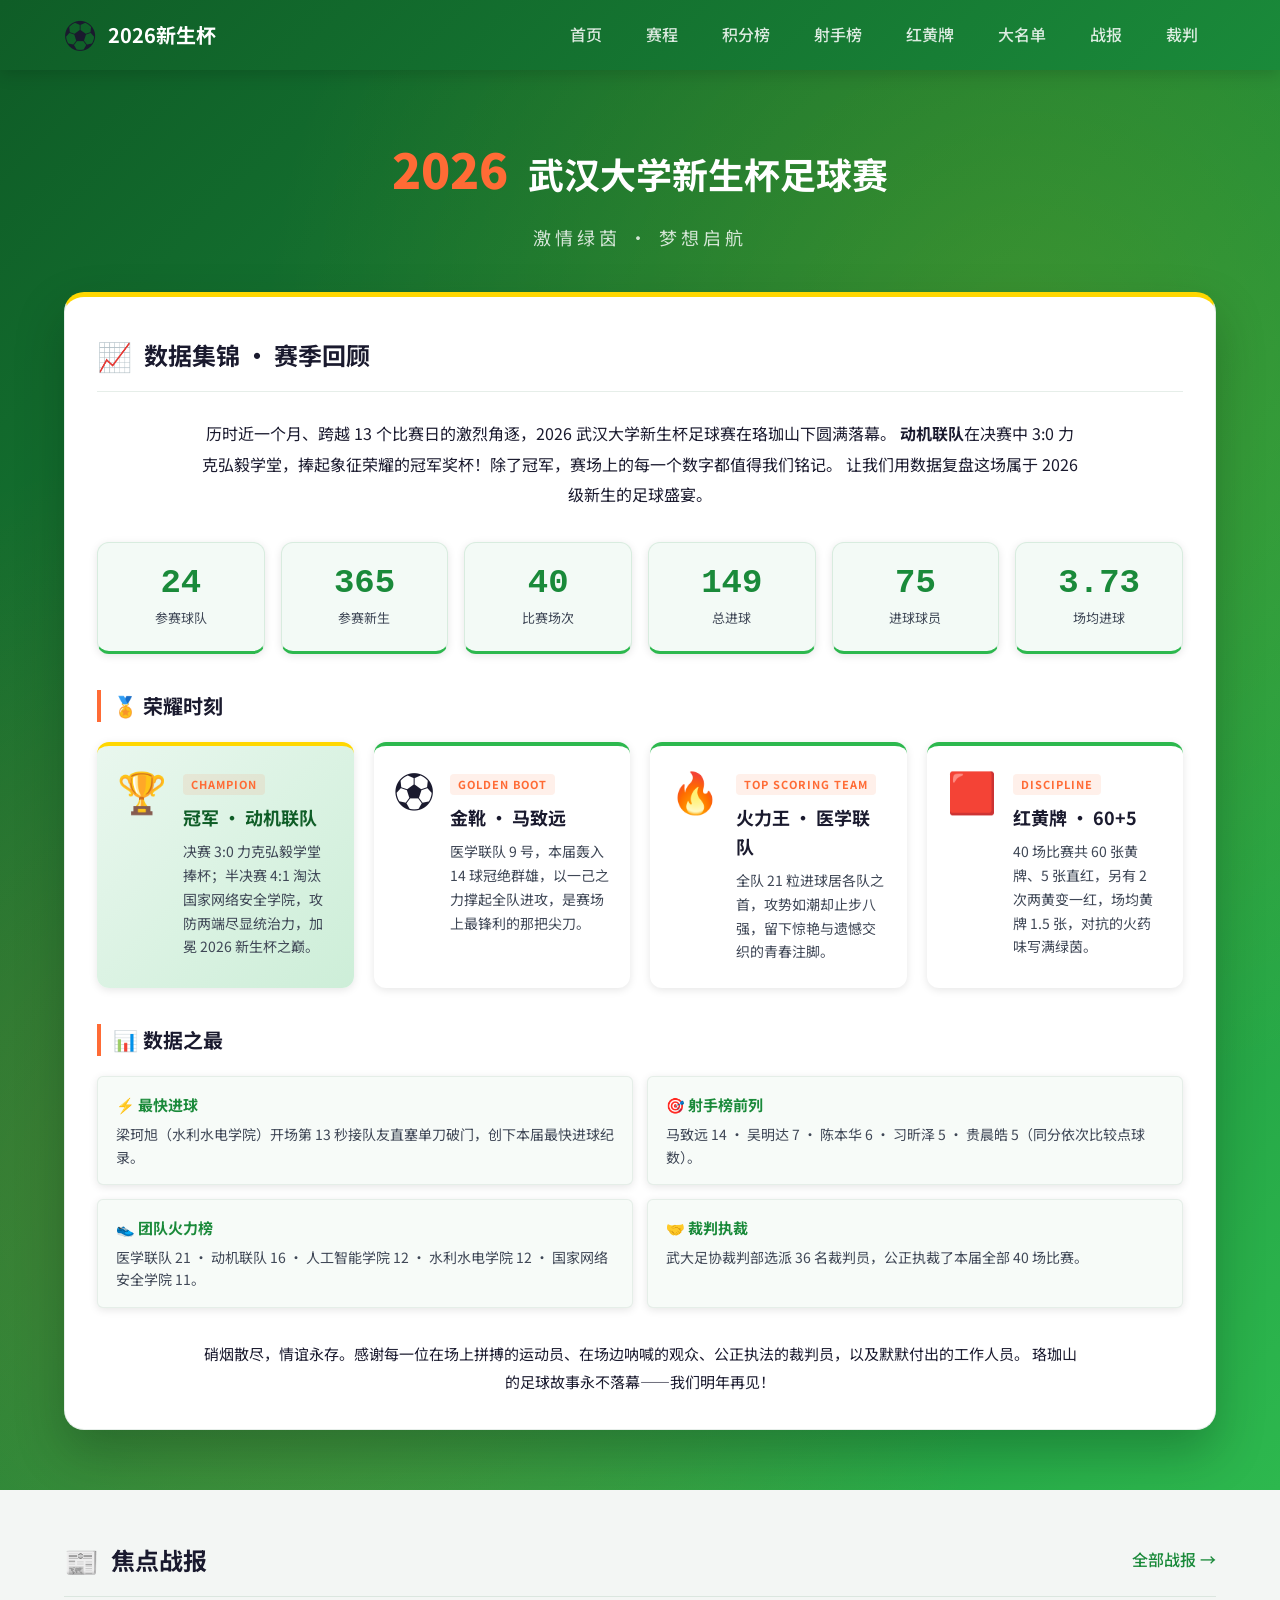
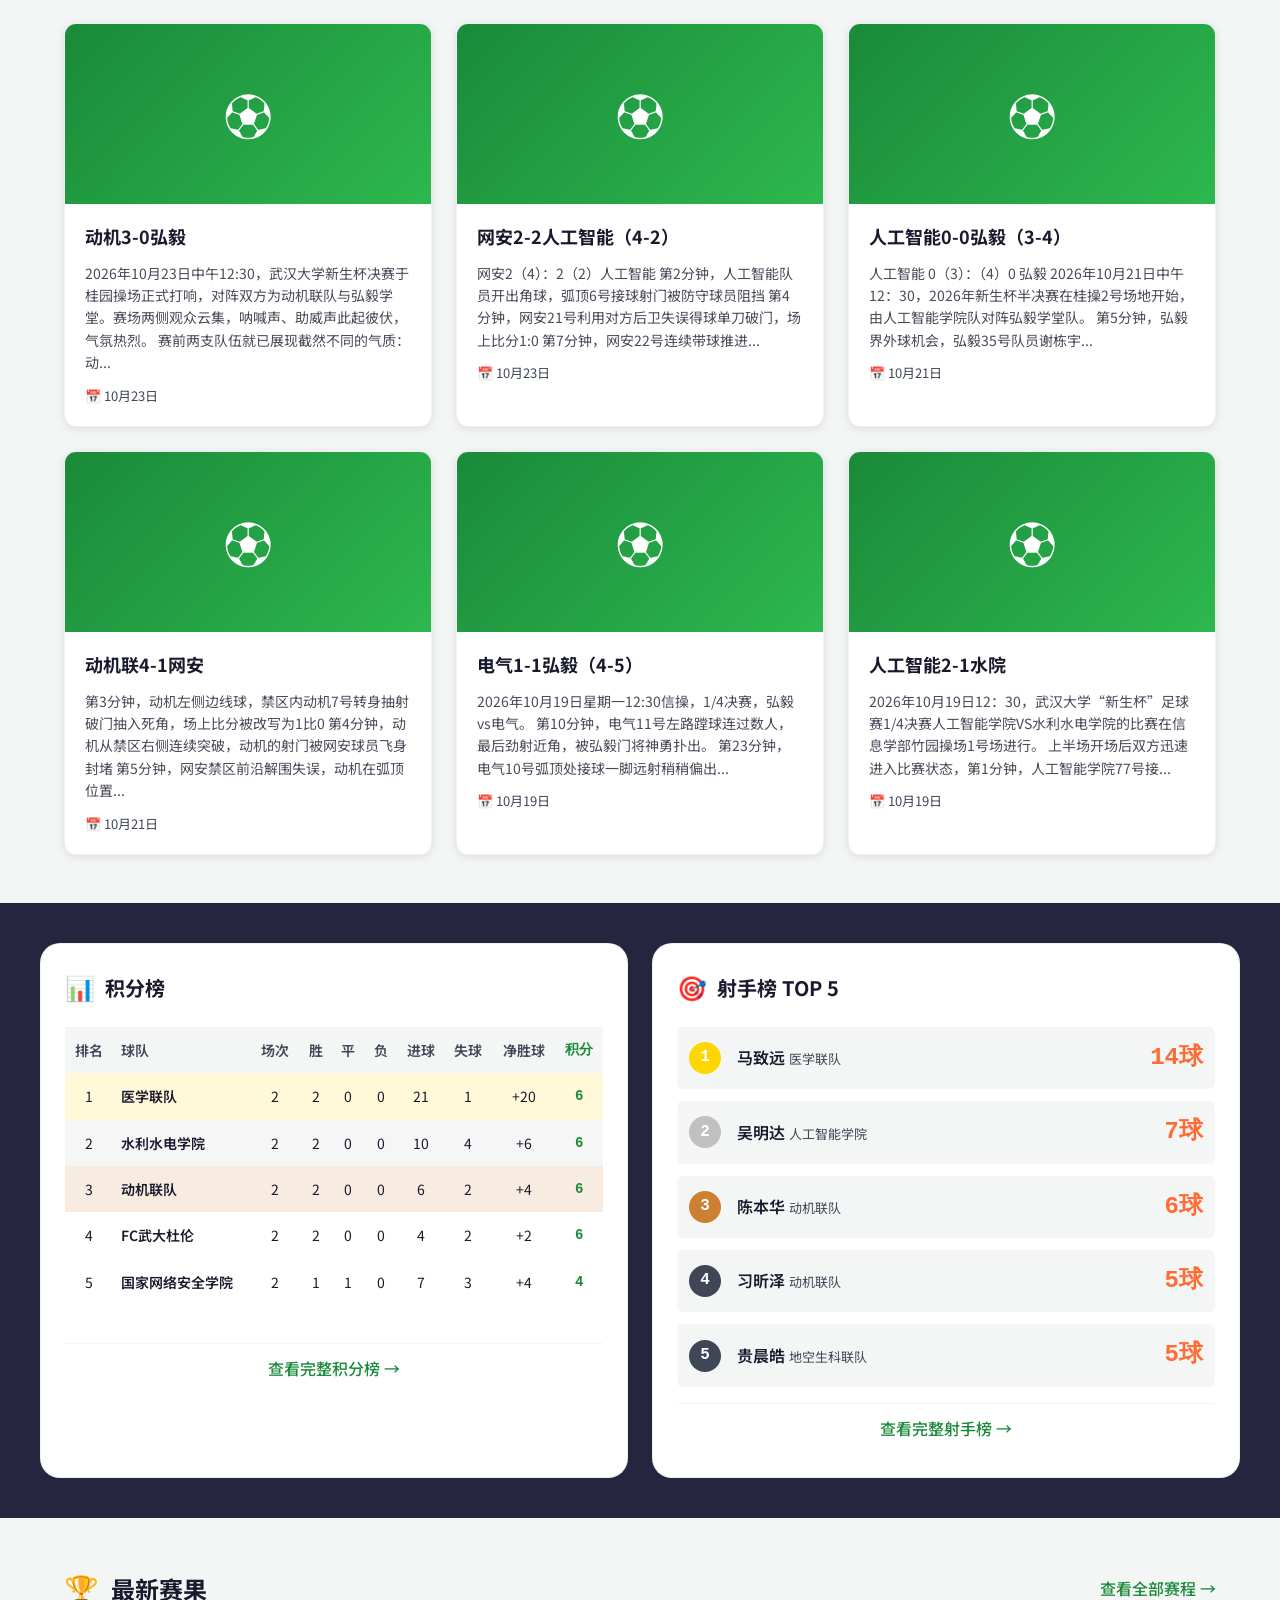
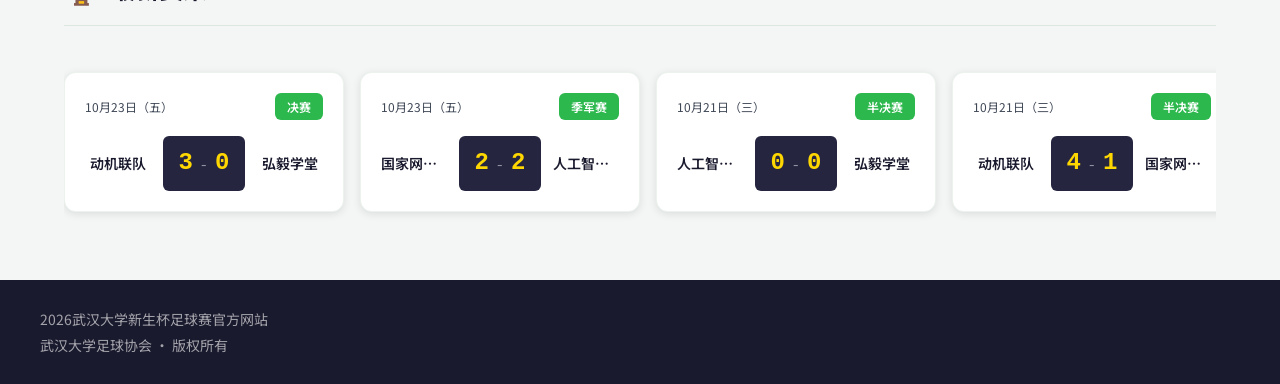
<file: index.html>
﻿<!DOCTYPE html>
<html lang="zh-CN">
<head>
    <meta charset="UTF-8">
    <meta name="viewport" content="width=device-width, initial-scale=1.0">
    <title>2026武汉大学新生杯足球赛</title>
    <link rel="stylesheet" href="static/css/style.css?v=20261025e">
    <link rel="preconnect" href="https://fonts.googleapis.com">
    <link rel="preconnect" href="https://fonts.gstatic.com" crossorigin>
    <link href="https://fonts.googleapis.com/css2?family=Noto+Sans+SC:wght@400;500;700;900&display=swap" rel="stylesheet">
    
    <style>
/* 静态导出版：隐藏依赖服务器的录入/上传/AI 入口 */
.entry-section, .upload-section, .ai-trigger, .ai-panel { display: none !important; }
.team-edit { pointer-events: none; appearance: none; -webkit-appearance: none; border-color: transparent !important; background: transparent !important; }
</style>
</head>
<body>
    <!-- 导航栏 -->
    <header class="header">
        <div class="header-inner">
            <div class="logo">
                <span class="logo-icon">⚽</span>
                <span class="logo-text">2026新生杯</span>
            </div>
            <nav class="nav">
                <a href="index.html" class="nav-link active">首页</a>
                <a href="schedule.html" class="nav-link">赛程</a>
                <a href="standings.html" class="nav-link">积分榜</a>
                <a href="scorers.html" class="nav-link">射手榜</a>
                <a href="cards.html" class="nav-link">红黄牌</a>
                <a href="rosters.html" class="nav-link">大名单</a>
                <a href="reports.html" class="nav-link">战报</a>
                <a href="referees.html" class="nav-link">裁判</a>
            </nav>
            <button class="ai-trigger" id="aiTrigger">
                <span class="ai-icon">🤖</span>
                <span>AI助手</span>
            </button>
            <button class="mobile-menu-toggle" id="mobileMenuToggle">
                <span></span>
                <span></span>
                <span></span>
            </button>
        </div>
    </header>
    
    <nav class="mobile-nav" id="mobileNav">
        <a href="index.html" class="nav-link">首页</a>
        <a href="schedule.html" class="nav-link">赛程</a>
        <a href="standings.html" class="nav-link">积分榜</a>
        <a href="scorers.html" class="nav-link">射手榜</a>
        <a href="cards.html" class="nav-link">红黄牌</a>
        <a href="rosters.html" class="nav-link">大名单</a>
        <a href="reports.html" class="nav-link">战报</a>
        <a href="referees.html" class="nav-link">裁判</a>
        <a href="/matches" class="nav-link">比赛管理</a>
    </nav>

    <!-- 主内容区 -->
    <main class="main-content">
        <!-- Hero Banner -->
        <section class="hero-banner">
            <div class="hero-bg"></div>
            <div class="hero-content">
                <div class="hero-title">
                    <span class="hero-year">2026</span>
                    <h1>武汉大学新生杯足球赛</h1>
                </div>
                <p class="hero-subtitle">激情绿茵 · 梦想启航</p>

                <!-- 数据集锦 · 赛季回顾（位于原 Hero 数据条位置） -->
                <section class="section season-highlights hero-highlights">
                    <div class="section-header">
                        <h2 class="section-title">
                            <span class="title-icon">📈</span>
                            数据集锦 · 赛季回顾
                        </h2>
                    </div>
                    <p class="highlights-intro">
                        历时近一个月、跨越 13 个比赛日的激烈角逐，2026 武汉大学新生杯足球赛在珞珈山下圆满落幕。
                        <strong>动机联队</strong>在决赛中 3:0 力克弘毅学堂，捧起象征荣耀的冠军奖杯！除了冠军，赛场上的每一个数字都值得我们铭记。
                        让我们用数据复盘这场属于 2026 级新生的足球盛宴。
                    </p>

                    <div class="highlight-stats">
                        <div class="hstat"><span class="hstat-num">24</span><span class="hstat-label">参赛球队</span></div>
                        <div class="hstat"><span class="hstat-num">365</span><span class="hstat-label">参赛新生</span></div>
                        <div class="hstat"><span class="hstat-num">40</span><span class="hstat-label">比赛场次</span></div>
                        <div class="hstat"><span class="hstat-num">149</span><span class="hstat-label">总进球</span></div>
                        <div class="hstat"><span class="hstat-num">75</span><span class="hstat-label">进球球员</span></div>
                        <div class="hstat"><span class="hstat-num">3.73</span><span class="hstat-label">场均进球</span></div>
                    </div>

                    <h3 class="highlights-subtitle">🏅 荣耀时刻</h3>
                    <div class="highlight-cards">
                        <div class="hcard hcard-champ">
                            <div class="hcard-icon">🏆</div>
                            <div class="hcard-body">
                                <div class="hcard-tag">CHAMPION</div>
                                <h4 class="hcard-title">冠军 · 动机联队</h4>
                                <p class="hcard-desc">决赛 3:0 力克弘毅学堂捧杯；半决赛 4:1 淘汰国家网络安全学院，攻防两端尽显统治力，加冕 2026 新生杯之巅。</p>
                            </div>
                        </div>
                        <div class="hcard">
                            <div class="hcard-icon">⚽</div>
                            <div class="hcard-body">
                                <div class="hcard-tag">GOLDEN BOOT</div>
                                <h4 class="hcard-title">金靴 · 马致远</h4>
                                <p class="hcard-desc">医学联队 9 号，本届轰入 14 球冠绝群雄，以一己之力撑起全队进攻，是赛场上最锋利的那把尖刀。</p>
                            </div>
                        </div>
                        <div class="hcard">
                            <div class="hcard-icon">🔥</div>
                            <div class="hcard-body">
                                <div class="hcard-tag">TOP SCORING TEAM</div>
                                <h4 class="hcard-title">火力王 · 医学联队</h4>
                                <p class="hcard-desc">全队 21 粒进球居各队之首，攻势如潮却止步八强，留下惊艳与遗憾交织的青春注脚。</p>
                            </div>
                        </div>
                        <div class="hcard">
                            <div class="hcard-icon">🟥</div>
                            <div class="hcard-body">
                                <div class="hcard-tag">DISCIPLINE</div>
                                <h4 class="hcard-title">红黄牌 · 60+5</h4>
                                <p class="hcard-desc">40 场比赛共 60 张黄牌、5 张直红，另有 2 次两黄变一红，场均黄牌 1.5 张，对抗的火药味写满绿茵。</p>
                            </div>
                        </div>
                    </div>

                    <h3 class="highlights-subtitle">📊 数据之最</h3>
                    <div class="highlights-facts">
                        <div class="fact">
                            <span class="fact-k">⚡ 最快进球</span>
                            <span class="fact-v">梁珂旭（水利水电学院）开场第 13 秒接队友直塞单刀破门，创下本届最快进球纪录。</span>
                        </div>
                        <div class="fact">
                            <span class="fact-k">🎯 射手榜前列</span>
                            <span class="fact-v">马致远 14 · 吴明达 7 · 陈本华 6 · 习昕泽 5 · 贵晨皓 5（同分依次比较点球数）。</span>
                        </div>
                        <div class="fact">
                            <span class="fact-k">👟 团队火力榜</span>
                            <span class="fact-v">医学联队 21 · 动机联队 16 · 人工智能学院 12 · 水利水电学院 12 · 国家网络安全学院 11。</span>
                        </div>
                        <div class="fact">
                            <span class="fact-k">🤝 裁判执裁</span>
                            <span class="fact-v">武大足协裁判部选派 36 名裁判员，公正执裁了本届全部 40 场比赛。</span>
                        </div>
                    </div>

                    <p class="highlights-outro">
                        硝烟散尽，情谊永存。感谢每一位在场上拼搏的运动员、在场边呐喊的观众、公正执法的裁判员，以及默默付出的工作人员。
                        珞珈山的足球故事永不落幕——我们明年再见！
                    </p>
                </section>
            </div>
            <div class="hero-decoration">
                <div class="ball ball-1">⚽</div>
                <div class="ball ball-2">⚽</div>
                <div class="ball ball-3">⚽</div>
            </div>
        </section>

        <!-- 焦点战报 -->
        <section class="section featured-reports">
            <div class="section-header">
                <h2 class="section-title">
                    <span class="title-icon">📰</span>
                    焦点战报
                </h2>
                <a href="reports.html" class="section-link">全部战报 →</a>
            </div>
            <div class="reports-grid" id="featuredReports">
                <!-- 动态加载 -->
            </div>
        </section>

        <!-- 双榜单区域 -->
        <section class="section dual-boards">
            <div class="board-container">
                <!-- 积分榜 -->
                <div class="board standings-board">
                    <div class="board-header">
                        <h3 class="board-title">
                            <span class="board-icon">📊</span>
                            积分榜
                        </h3>
                    </div>
                    <div class="board-content" id="standingsPreview">
                        <!-- 动态加载 -->
                    </div>
                    <a href="standings.html" class="board-link">查看完整积分榜 →</a>
                </div>

                <!-- 射手榜 -->
                <div class="board scorers-board">
                    <div class="board-header">
                        <h3 class="board-title">
                            <span class="board-icon">🎯</span>
                            射手榜 TOP 5
                        </h3>
                    </div>
                    <div class="board-content" id="scorersPreview">
                        <!-- 动态加载 -->
                    </div>
                    <a href="scorers.html" class="board-link">查看完整射手榜 →</a>
                </div>
            </div>
        </section>

        <!-- 最新赛果 -->
        <section class="section latest-results">
            <div class="section-header">
                <h2 class="section-title">
                    <span class="title-icon">🏆</span>
                    最新赛果
                </h2>
                <a href="schedule.html" class="section-link">查看全部赛程 →</a>
            </div>
            <div class="results-slider" id="resultsSlider">
                <div class="results-track" id="resultsTrack">
                    <!-- 动态加载 -->
                </div>
            </div>
        </section>
    </main>

    <!-- 页脚 -->
    <footer class="footer">
        <div class="footer-inner">
            <div class="footer-info">
                <p>2026武汉大学新生杯足球赛官方网站</p>
                <p>武汉大学足球协会 · 版权所有</p>
            </div>
        </div>
    </footer>

    <!-- AI助手面板 -->
    <div class="ai-panel" id="aiPanel">
        <div class="ai-panel-header">
            <span class="ai-panel-title">🤖 AI赛事助手</span>
            <button class="ai-close" id="aiClose">✕</button>
        </div>
        <div class="ai-panel-body">
            <div class="ai-messages" id="aiMessages">
                <div class="ai-message ai-system">
                    <p>👋 我是2026新生杯智能助手！您可以问我：</p>
                    <ul class="quick-questions">
                        <li onclick="askAI('谁是本届射手榜第一名？')">🎯 谁是射手榜第一名？</li>
                        <li onclick="askAI('本届比赛有多少支球队参赛？')">⚽ 有多少支球队参赛？</li>
                        <li onclick="askAI('决赛比分是多少？')">📊 决赛比分是多少？</li>
                        <li onclick="askAI('动机联队的大名单有哪些球员？')">📋 动机联队大名单</li>
                        <li onclick="askAI('A组有哪些球队？')">👕 A组参赛球队</li>
                    </ul>
                </div>
            </div>
            <div class="ai-input-area">
                <input type="text" class="ai-input" id="aiInput" placeholder="输入您的问题...">
                <button class="ai-send" id="aiSend">发送</button>
            </div>
        </div>
    </div>

    <script src="static/js/api-shim.js"></script>
    <script src="static/js/main.js"></script>
</body>
</html>
</file>
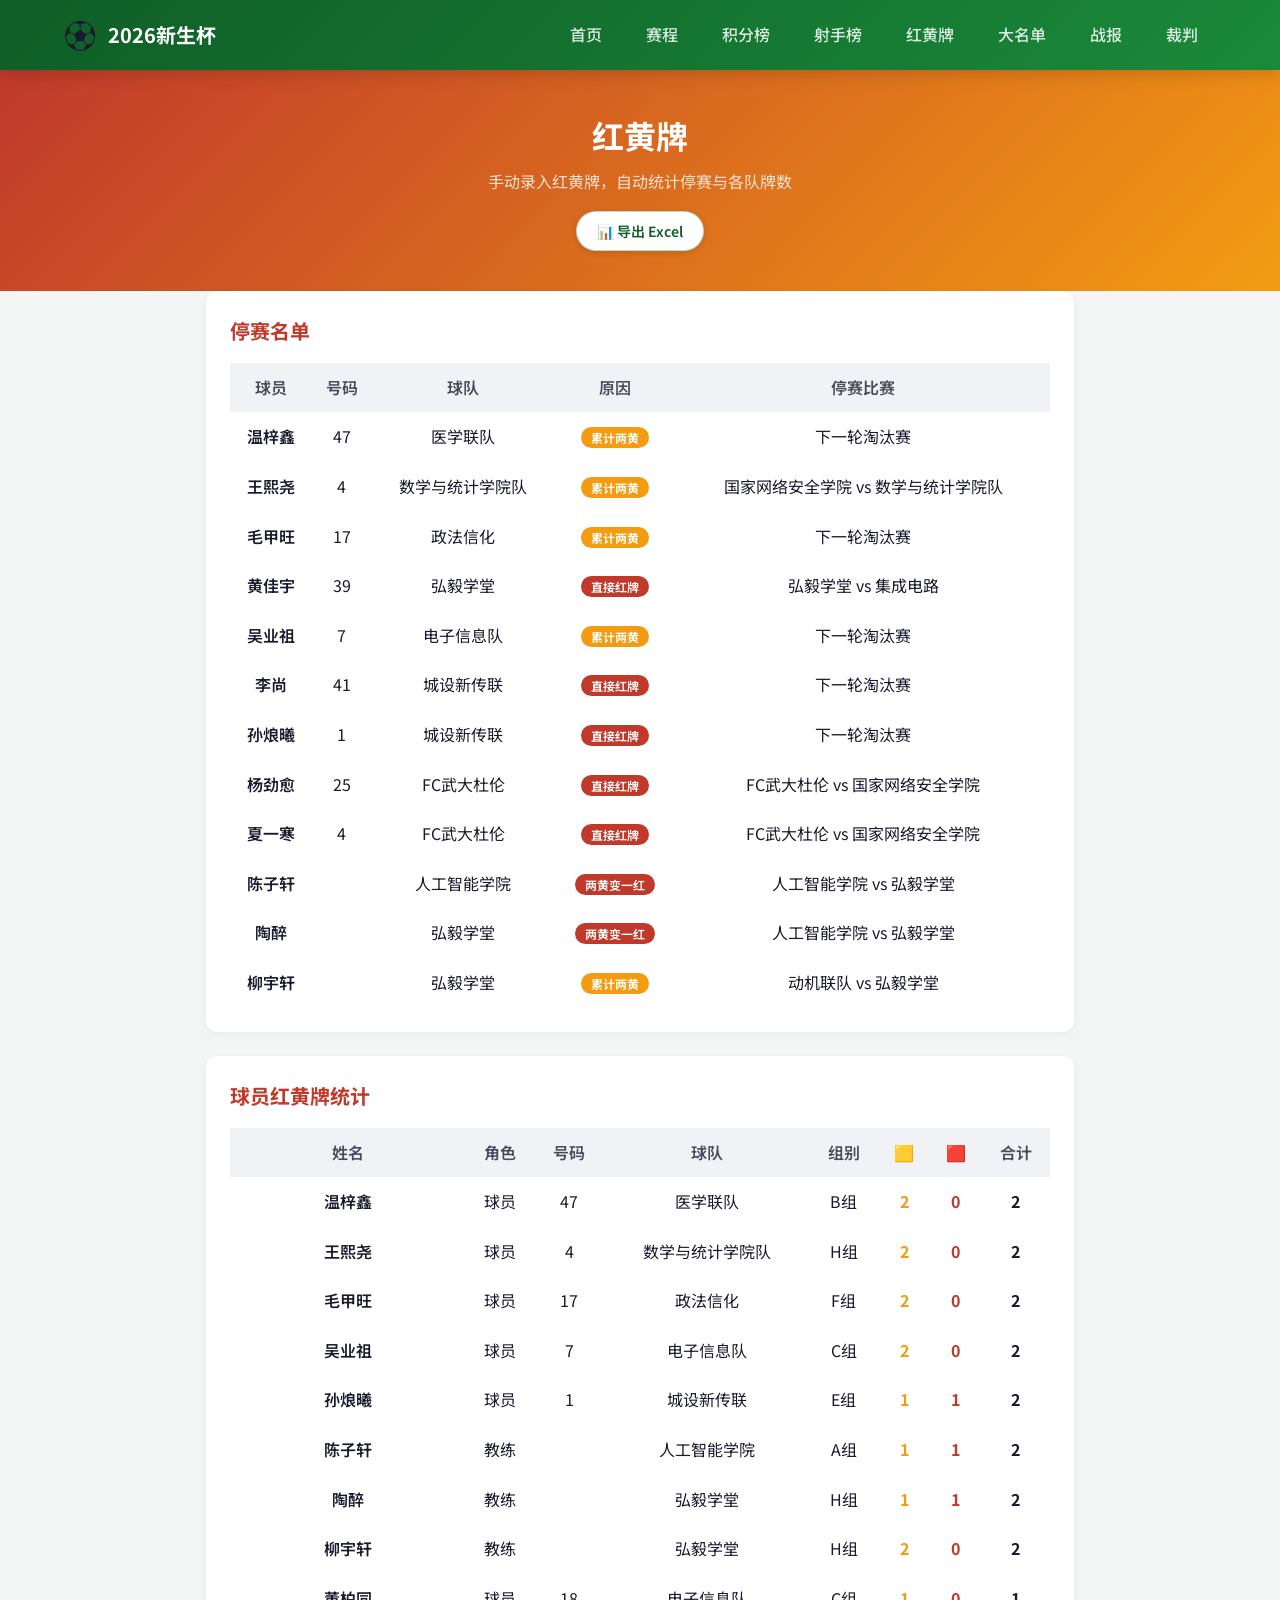
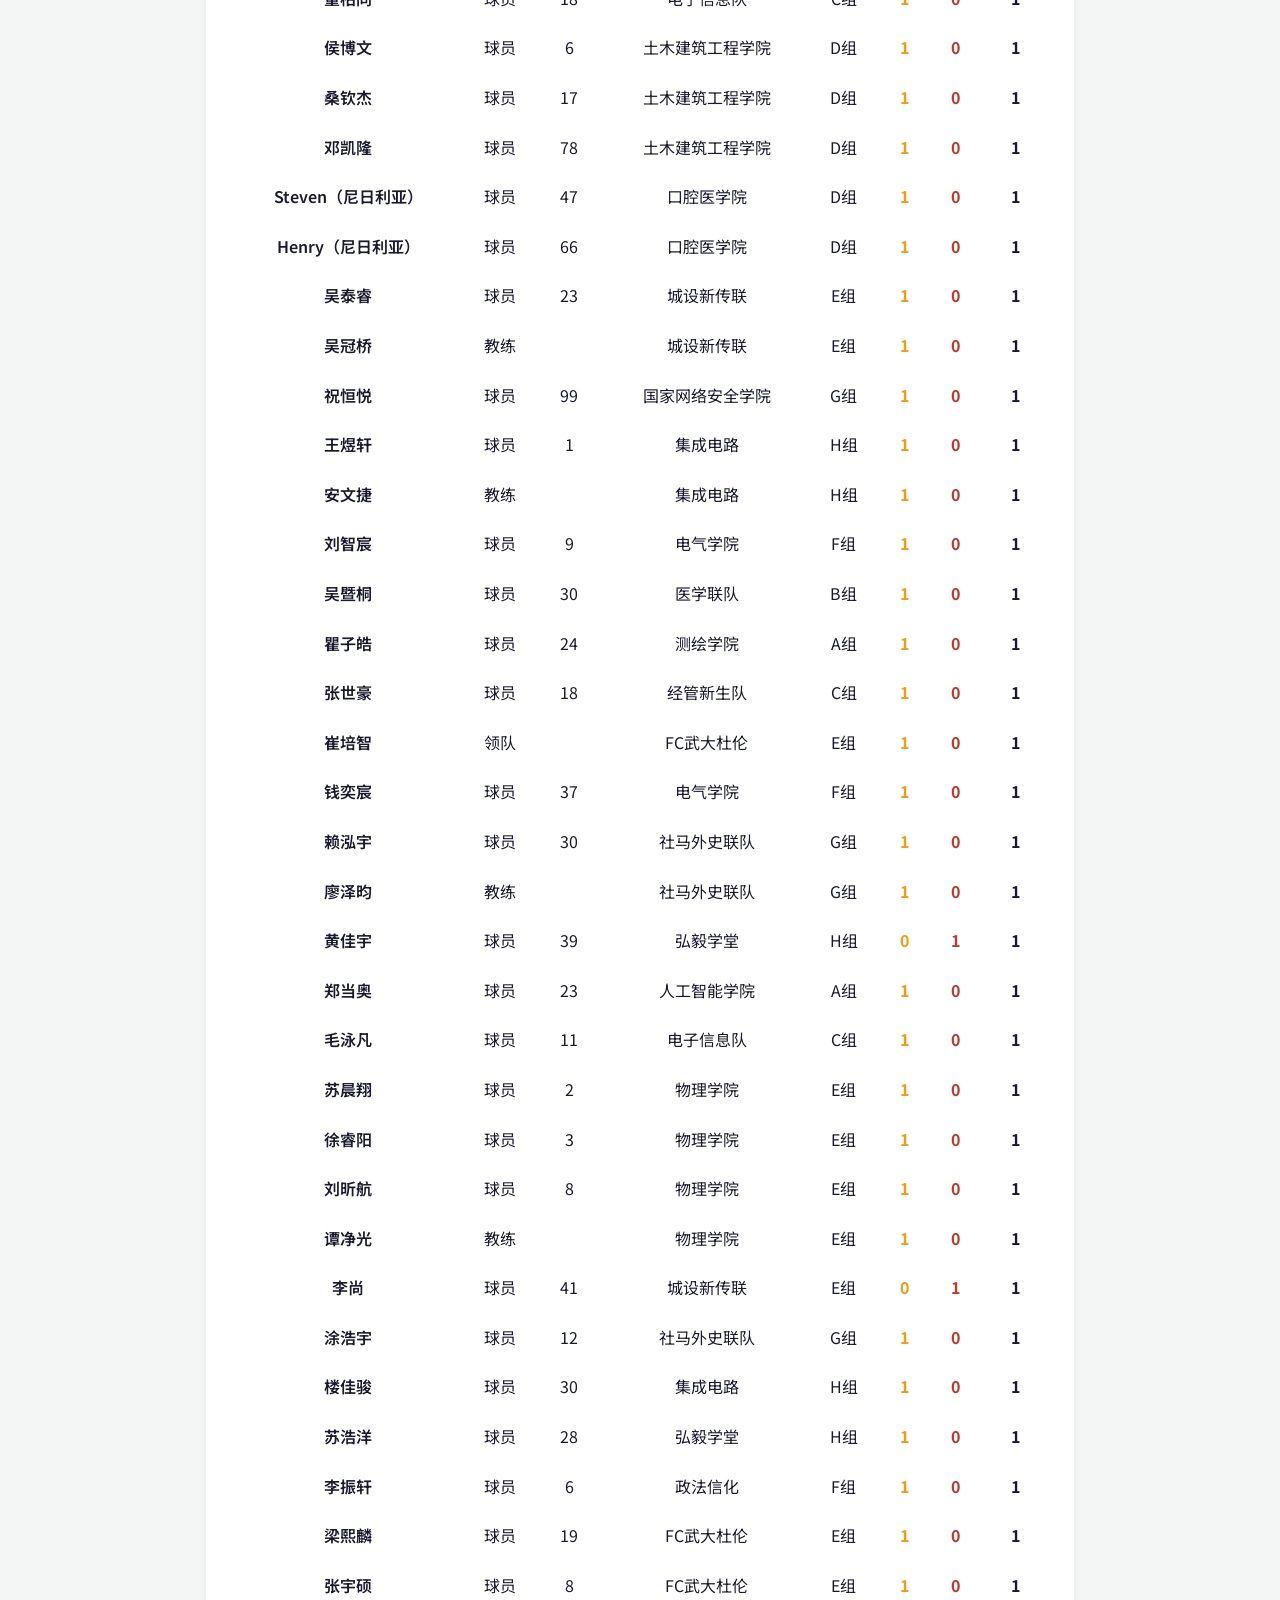
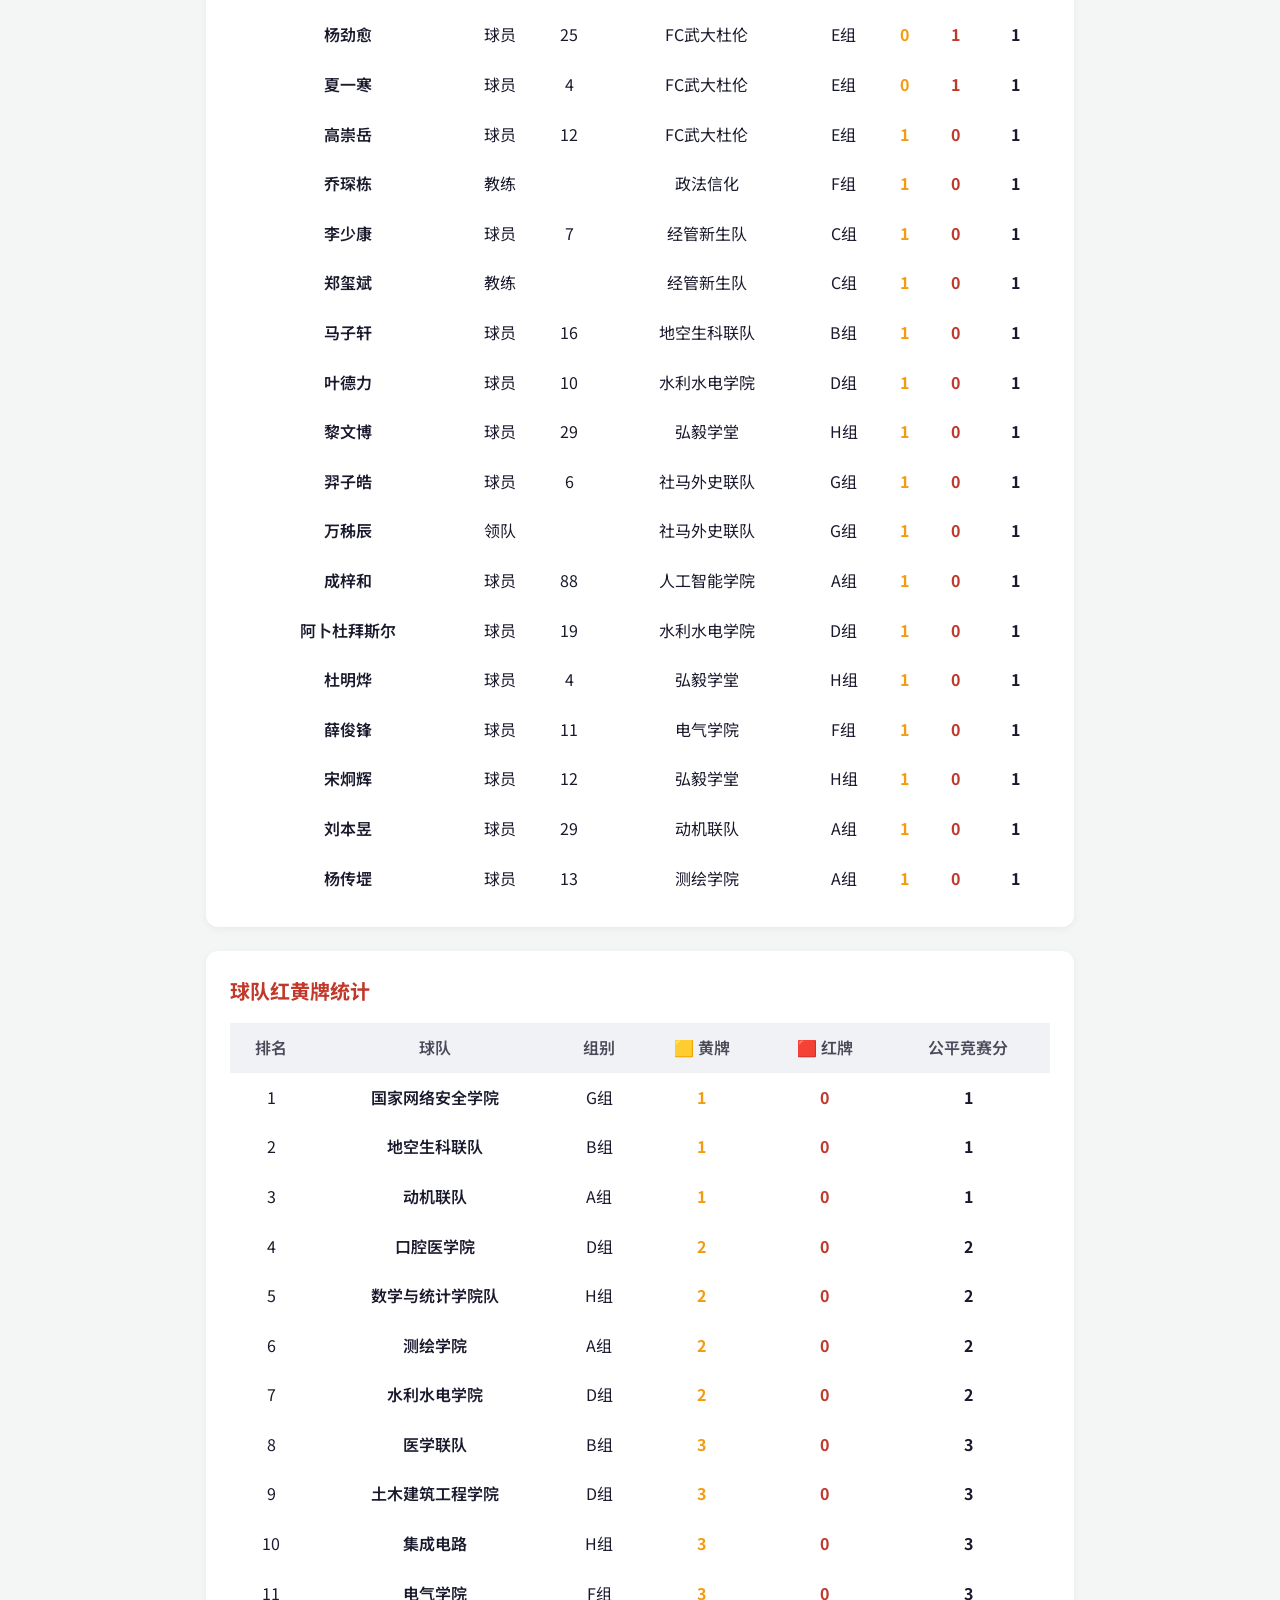
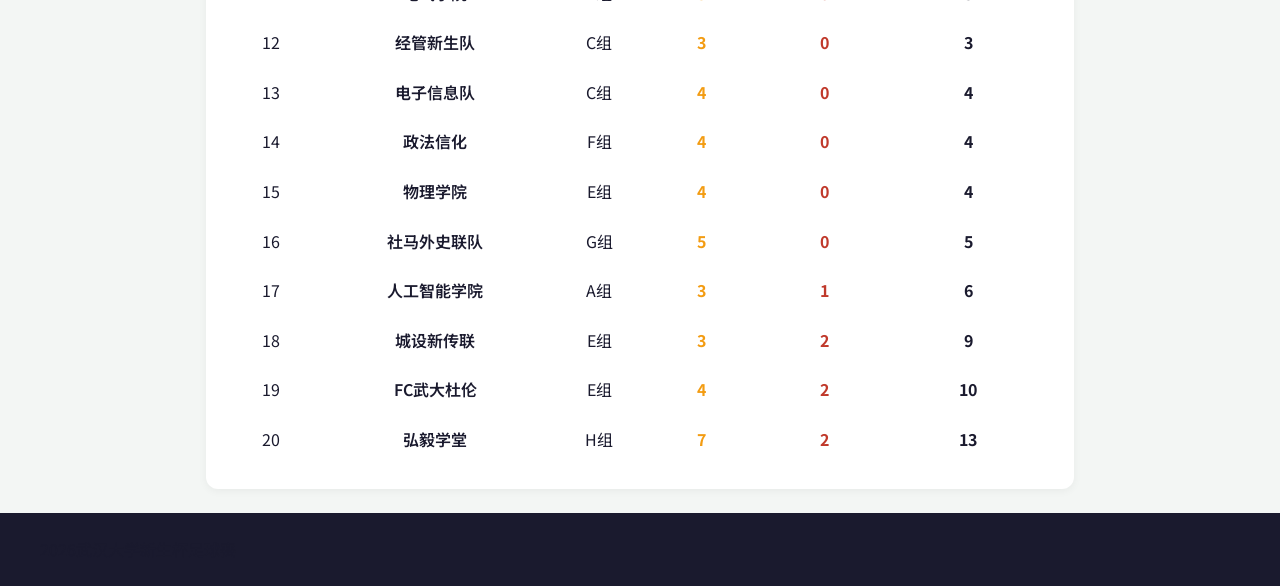
<file: cards.html>
<!DOCTYPE html>
<html lang="zh-CN">
<head>
    <meta charset="UTF-8">
    <meta name="viewport" content="width=device-width, initial-scale=1.0">
    <title>红黄牌 - 2026新生杯</title>
    <link rel="stylesheet" href="static/css/style.css">
    <link href="https://fonts.googleapis.com/css2?family=Noto+Sans+SC:wght@400;500;700;900&display=swap" rel="stylesheet">
    
    <style>
/* 静态导出版：隐藏依赖服务器的录入/上传/AI 入口 */
.entry-section, .upload-section, .ai-trigger, .ai-panel { display: none !important; }
.team-edit { pointer-events: none; appearance: none; -webkit-appearance: none; border-color: transparent !important; background: transparent !important; }
</style>
</head>
<body>
    <header class="header">
        <div class="header-inner">
            <div class="logo"><span class="logo-icon">⚽</span><span class="logo-text">2026新生杯</span></div>
            <nav class="nav">
                <a href="index.html" class="nav-link">首页</a>
                <a href="schedule.html" class="nav-link">赛程</a>
                <a href="standings.html" class="nav-link">积分榜</a>
                <a href="scorers.html" class="nav-link">射手榜</a>
                <a href="cards.html" class="nav-link active">红黄牌</a>
                <a href="rosters.html" class="nav-link">大名单</a>
                <a href="reports.html" class="nav-link">战报</a>
                <a href="referees.html" class="nav-link">裁判</a>
            </nav>
            <button class="ai-trigger" id="aiTrigger"><span class="ai-icon">AI</span><span>助手</span></button>
            <button class="mobile-menu-toggle" id="mobileMenuToggle">
                <span></span><span></span><span></span>
            </button>
        </div>
    </header>

    <nav class="mobile-nav" id="mobileNav">
        <a href="index.html" class="nav-link">首页</a>
        <a href="schedule.html" class="nav-link">赛程</a>
        <a href="/matches" class="nav-link">比赛管理</a>
        <a href="standings.html" class="nav-link">积分榜</a>
        <a href="scorers.html" class="nav-link">射手榜</a>
        <a href="cards.html" class="nav-link">红黄牌</a>
        <a href="rosters.html" class="nav-link">大名单</a>
        <a href="reports.html" class="nav-link">战报</a>
        <a href="referees.html" class="nav-link">裁判</a>
    </nav>

    <main class="main-content">
        <section class="page-header">
            <h1 class="page-title">红黄牌</h1>
            <p class="page-desc">手动录入红黄牌，自动统计停赛与各队牌数</p>
            <div class="page-actions"><button class="btn-export" onclick="exportCards()">📊 导出 Excel</button></div>
        </section>

        <section class="cards-page">
            <!-- 录入区域 -->
            <div class="entry-section">
                <h2 class="section-title">录入红黄牌</h2>
                <div class="entry-controls">
                    <label>选择比赛：</label>
                    <select id="matchSelect" class="match-select"></select>
                    <button id="loadMatchBtn" class="btn btn-secondary">加载已录入</button>
                    <button id="saveMatchBtn" class="btn btn-primary">保存</button>
                </div>
                <div id="matchInfo" class="match-info" style="display:none;"></div>
                <div id="cardEntryArea" class="card-entry-area"></div>
                <button id="addCardBtn" class="btn btn-add" style="display:none;">+ 添加红黄牌</button>
            </div>

            <!-- 停赛列表 -->
            <div class="stats-section">
                <h2 class="section-title">停赛名单</h2>
                <div id="suspensionList"><p class="empty-hint">暂无停赛数据</p></div>
            </div>

            <!-- 球员红黄牌统计 -->
            <div class="stats-section">
                <h2 class="section-title">球员红黄牌统计</h2>
                <div id="playerCardsList"><p class="empty-hint">暂无数据</p></div>
            </div>

            <!-- 球队红黄牌统计 -->
            <div class="stats-section">
                <h2 class="section-title">球队红黄牌统计</h2>
                <div id="teamCardsList"><p class="empty-hint">暂无数据</p></div>
            </div>
        </section>
    </main>

    <footer class="footer"><div class="footer-inner"><p>2026武汉大学新生杯足球赛</p></div></footer>

    <div class="ai-panel" id="aiPanel">
        <div class="ai-panel-header"><span class="ai-panel-title">AI助手</span><button class="ai-close" id="aiClose">X</button></div>
        <div class="ai-panel-body">
            <div class="ai-messages" id="aiMessages"><div class="ai-message ai-system"><p>我是新生杯智能助手，可以回答红黄牌相关问题！</p></div></div>
            <div class="ai-input-area"><input type="text" class="ai-input" id="aiInput"><button class="ai-send" id="aiSend">发送</button></div>
        </div>
    </div>

    <script src="static/js/vendor/xlsx.full.min.js"></script>
    <script src="static/js/export.js"></script>
    <script src="static/js/api-shim.js"></script>
    <script src="static/js/main.js"></script>
    <script>
        let allMatches = [];
        let allRosters = {};
        let currentMatch = null;
        let cards = []; // {team, player, number, type: 'yellow'|'red', minute}

        document.addEventListener('DOMContentLoaded', async function() {
            initAIAssistant();
            await Promise.all([loadMatches(), loadCardStats()]);
        });

        async function loadMatches() {
            try {
                const res = await fetch('/api/matches/all?_=' + Date.now(), { cache: 'no-cache' });
                const data = await res.json();
                allMatches = data.matches || data || [];
                const rostersRes = await fetch('/api/rosters?_=' + Date.now(), { cache: 'no-cache' });
                allRosters = await rostersRes.json();

                const sel = document.getElementById('matchSelect');
                sel.innerHTML = '<option value="">-- 选择比赛 --</option>' +
                    allMatches.map(m => {
                        const label = `${m.date || ''} ${m.home} vs ${m.away}${m.group ? ' (' + m.group + ')' : ''}`;
                        return `<option value="${m.id}">${escapeHtml(label)}</option>`;
                    }).join('');
            } catch(e) { console.error('加载比赛失败:', e); }
        }

        function isKnownTeam(t) {
            return !!t && Object.prototype.hasOwnProperty.call(allRosters, t);
        }

        function teamOptionsHtml(selected) {
            return '<option value="">-- 选择球队 --</option>' +
                Object.keys(allRosters).sort().map(t =>
                    `<option value="${escapeHtml(t)}" ${t === selected ? 'selected' : ''}>${escapeHtml(t)}</option>`
                ).join('');
        }

        function renderMatchInfo() {
            const info = document.getElementById('matchInfo');
            if (!currentMatch) { info.style.display = 'none'; return; }
            info.style.display = 'block';
            let html = `${escapeHtml(currentMatch.date || '')} ${escapeHtml(currentMatch.time || '')} ${escapeHtml(currentMatch.home)} vs ${escapeHtml(currentMatch.away)} ${escapeHtml(currentMatch.group || '')}`;
            if (currentMatch.type === 'knockout') {
                const hSel = isKnownTeam(currentMatch.home) ? currentMatch.home : '';
                const aSel = isKnownTeam(currentMatch.away) ? currentMatch.away : '';
                html += `<div class="team-setter">
                    <span class="setter-label">填写实际球队：</span>
                    <select class="setter-select" onchange="onTeamSet('home', this.value)">${teamOptionsHtml(hSel)}</select>
                    <span class="setter-vs">vs</span>
                    <select class="setter-select" onchange="onTeamSet('away', this.value)">${teamOptionsHtml(aSel)}</select>
                </div>`;
            }
            info.innerHTML = html;
        }

        async function onTeamSet(side, value) {
            if (!currentMatch) return;
            let homeVal = isKnownTeam(currentMatch.home) ? currentMatch.home : '';
            let awayVal = isKnownTeam(currentMatch.away) ? currentMatch.away : '';
            if (side === 'home') homeVal = value; else awayVal = value;
            try {
                await apiFetch('/api/knockout-teams', {
                    method: 'POST',
                    body: JSON.stringify({ matchId: currentMatch.id, home: homeVal, away: awayVal })
                });
            } catch(e) { console.error('保存球队失败:', e); }
            currentMatch.home = homeVal || currentMatch.defaultHome || '';
            currentMatch.away = awayVal || currentMatch.defaultAway || '';
            renderMatchInfo();
            renderCardEntries();
        }

        function onMatchSelect() {
            const matchId = document.getElementById('matchSelect').value;
            if (!matchId) {
                document.getElementById('matchInfo').style.display = 'none';
                document.getElementById('cardEntryArea').innerHTML = '';
                document.getElementById('addCardBtn').style.display = 'none';
                return;
            }
            currentMatch = allMatches.find(m => m.id === matchId);
            if (!currentMatch) return;

            document.getElementById('addCardBtn').style.display = 'inline-block';
            renderMatchInfo();
            cards = [];
            renderCardEntries();
        }

        async function loadMatchEvents() {
            const matchId = document.getElementById('matchSelect').value;
            if (!matchId) return;
            try {
                const res = await fetch(`/api/match-events/${matchId}?_=${Date.now()}`, { cache: 'no-cache' });
                const data = await res.json();
                cards = data.cards || [];
                renderCardEntries();
            } catch(e) { console.error('加载比赛事件失败:', e); }
        }

        function renderCardEntries() {
            const area = document.getElementById('cardEntryArea');
            if (cards.length === 0) {
                area.innerHTML = '<p class="empty-hint">点击"+ 添加红黄牌"录入信息</p>';
                return;
            }
            area.innerHTML = cards.map((c, i) => {
                const teamOptions = [currentMatch.home, currentMatch.away];
                const role = c.role || 'player';
                let playerHtml = '';
                if (role === 'player') {
                    const roster = (allRosters[c.team]) || [];
                    const playerOptions = roster.map(p => `<option value="${escapeHtml(p.name)}" ${c.player === p.name ? 'selected' : ''}>${escapeHtml(p.number || '')}号 ${escapeHtml(p.name)}</option>`).join('');
                    playerHtml = `<select class="card-player" onchange="onPlayerChange(${i}, this.value)">
                        <option value="">-- 球员 --</option>
                        ${playerOptions}
                    </select>`;
                } else {
                    const label = role === 'coach' ? '教练姓名' : '领队姓名';
                    playerHtml = `<input type="text" class="card-player-input" placeholder="${label}" value="${escapeHtml(c.player || '')}" onchange="updateCard(${i}, 'player', this.value)">`;
                }

                return `<div class="card-row">
                    <select class="card-role" onchange="onRoleChange(${i}, this.value)">
                        <option value="player" ${role === 'player' ? 'selected' : ''}>球员</option>
                        <option value="coach" ${role === 'coach' ? 'selected' : ''}>教练</option>
                        <option value="manager" ${role === 'manager' ? 'selected' : ''}>领队</option>
                    </select>
                    <select class="card-type" onchange="updateCard(${i}, 'type', this.value)">
                        <option value="yellow" ${c.type === 'yellow' ? 'selected' : ''}>🟨 黄牌</option>
                        <option value="red" ${c.type === 'red' ? 'selected' : ''}>🟥 红牌</option>
                        <option value="two_yellow" ${c.type === 'two_yellow' ? 'selected' : ''}>🟨🟥 两黄变一红</option>
                    </select>
                    <select class="card-team" onchange="updateCard(${i}, 'team', this.value)">
                        ${teamOptions.map(t => `<option value="${escapeHtml(t)}" ${c.team === t ? 'selected' : ''}>${escapeHtml(t)}</option>`).join('')}
                    </select>
                    ${playerHtml}
                    <input type="text" class="card-minute" placeholder="分钟" value="${escapeHtml(c.minute || '')}" onchange="updateCard(${i}, 'minute', this.value)">
                    <button class="btn btn-remove" onclick="removeCard(${i})">删除</button>
                </div>`;
            }).join('');
        }

        function addCard() {
            if (!currentMatch) return;
            cards.push({ role: 'player', team: currentMatch.home, player: '', number: '', type: 'yellow', minute: '' });
            renderCardEntries();
        }

        function onRoleChange(idx, role) {
            if (!cards[idx]) return;
            cards[idx].role = role;
            cards[idx].player = '';
            cards[idx].number = '';
            renderCardEntries();
        }

        function updateCard(idx, field, value) {
            if (!cards[idx]) return;
            cards[idx][field] = value;
            if (field === 'team') {
                // 切换球队时清空已选球员并重新渲染球员列表
                cards[idx].player = '';
                cards[idx].number = '';
                renderCardEntries();
            }
        }

        function onPlayerChange(idx, playerName) {
            if (!cards[idx]) return;
            cards[idx].player = playerName;
            const roster = (allRosters[cards[idx].team]) || [];
            const p = roster.find(r => r.name === playerName);
            if (p) cards[idx].number = p.number || '';
        }

        function removeCard(idx) {
            cards.splice(idx, 1);
            renderCardEntries();
        }

        async function saveMatchEvents() {
            const matchId = document.getElementById('matchSelect').value;
            if (!matchId) { alert('请先选择比赛'); return; }
            const validCards = cards.filter(c => c.player);

            // 需要先获取已有的goals数据，避免覆盖
            try {
                const existRes = await fetch(`/api/match-events/${matchId}?_=${Date.now()}`, { cache: 'no-cache' });
                const existData = await existRes.json();
                const existingGoals = existData.goals || [];

                const res = await apiFetch(`/api/match-events/${matchId}`, {
                    method: 'POST',
                    body: JSON.stringify({ goals: existingGoals, cards: validCards })
                });
                const data = await res.json();
                if (data.success) {
                    alert('保存成功！红黄牌和停赛名单已刷新');
                    // 强制重新拉取，避免浏览器缓存
                    await Promise.all([loadCardStats(), loadMatchEvents()]);
                } else { alert('保存失败'); }
            } catch(e) { alert('保存失败: ' + e.message); }
        }

        async function loadCardStats() {
            try {
                const res = await fetch('/api/cards/live?_=' + Date.now(), { cache: 'no-cache' });
                const data = await res.json();

                // 停赛名单
                const susp = data.suspensions || [];
                const suspEl = document.getElementById('suspensionList');
                if (susp.length === 0) {
                    suspEl.innerHTML = '<p class="empty-hint">暂无停赛数据</p>';
                } else {
                    suspEl.innerHTML = `<table class="stats-table">
                        <thead><tr><th>球员</th><th>号码</th><th>球队</th><th>原因</th><th>停赛比赛</th></tr></thead>
                        <tbody>${susp.map(s => `<tr>
                            <td class="player-cell">${escapeHtml(s.player)}</td>
                            <td>${escapeHtml(s.number || '')}</td>
                            <td>${escapeHtml(s.team)}</td>
                            <td><span class="badge ${s.reason.includes('红') ? 'badge-red' : 'badge-yellow'}">${escapeHtml(s.reason)}</span></td>
                            <td>${escapeHtml(s.suspendedMatch || '')}</td>
                        </tr>`).join('')}</tbody>
                    </table>`;
                }

                // 球员红黄牌统计
                const players = data.players || [];
                const playerEl = document.getElementById('playerCardsList');
                if (players.length === 0) {
                    playerEl.innerHTML = '<p class="empty-hint">暂无数据</p>';
                } else {
                    const roleLabel = (r) => r === 'coach' ? '教练' : r === 'manager' ? '领队' : '球员';
                    playerEl.innerHTML = `<table class="stats-table">
                        <thead><tr><th>姓名</th><th>角色</th><th>号码</th><th>球队</th><th>组别</th><th>🟨</th><th>🟥</th><th>合计</th></tr></thead>
                        <tbody>${players.map(p => `<tr>
                            <td class="player-cell">${escapeHtml(p.name)}</td>
                            <td>${roleLabel(p.role)}</td>
                            <td>${escapeHtml(p.number || '')}</td>
                            <td>${escapeHtml(p.team)}</td>
                            <td>${escapeHtml(p.group || '')}</td>
                            <td class="yellow-cell">${p.yellows}</td>
                            <td class="red-cell">${p.reds}</td>
                            <td><strong>${p.yellows + p.reds}</strong></td>
                        </tr>`).join('')}</tbody>
                    </table>`;
                }

                // 球队红黄牌统计（按公平竞赛积分排序，少者列前）
                const teams = data.teams || [];
                const teamEl = document.getElementById('teamCardsList');
                if (teams.length === 0) {
                    teamEl.innerHTML = '<p class="empty-hint">暂无数据</p>';
                } else {
                    teamEl.innerHTML = `<table class="stats-table">
                        <thead><tr><th>排名</th><th>球队</th><th>组别</th><th>🟨 黄牌</th><th>🟥 红牌</th><th>公平竞赛分</th></tr></thead>
                        <tbody>${teams.map((t, idx) => `<tr>
                            <td>${idx + 1}</td>
                            <td class="player-cell">${escapeHtml(t.team)}</td>
                            <td>${escapeHtml(t.group || '')}</td>
                            <td class="yellow-cell">${t.yellows}</td>
                            <td class="red-cell">${t.reds}</td>
                            <td><strong>${t.fairPlayPoints}</strong></td>
                        </tr>`).join('')}</tbody>
                    </table>`;
                }
            } catch(e) {
                console.error('加载红黄牌统计失败:', e);
            }
        }

        document.getElementById('matchSelect').addEventListener('change', onMatchSelect);
        document.getElementById('loadMatchBtn').addEventListener('click', loadMatchEvents);
        document.getElementById('saveMatchBtn').addEventListener('click', saveMatchEvents);
        document.getElementById('addCardBtn').addEventListener('click', addCard);
    </script>

    <style>
        .page-header { padding: 40px 24px; background: linear-gradient(135deg, #c0392b 0%, #f39c12 100%); text-align: center; }
        .page-title { font-size: 32px; color: #fff; margin-bottom: 8px; }
        .page-desc { color: rgba(255,255,255,0.8); }
        .cards-page { max-width: 900px; margin: 0 auto; padding: 0 16px; }
        .entry-section, .stats-section { background: #fff; border-radius: 12px; padding: 24px; margin-bottom: 24px; box-shadow: 0 2px 8px rgba(0,0,0,0.05); }
        .section-title { font-size: 20px; color: #c0392b; margin-bottom: 16px; }
        .entry-controls { display: flex; align-items: center; gap: 8px; flex-wrap: wrap; margin-bottom: 12px; }
        .match-select { flex: 1; min-width: 200px; padding: 10px 12px; border: 1px solid #ddd; border-radius: 8px; font-size: 14px; }
        .btn { padding: 10px 20px; border: none; border-radius: 8px; cursor: pointer; font-weight: 600; font-size: 14px; }
        .btn-primary { background: #c0392b; color: #fff; }
        .btn-secondary { background: #f0f2f5; color: #4a4a5a; }
        .btn-add { background: #f39c12; color: #fff; margin-top: 8px; }
        .btn-remove { background: #e74c3c; color: #fff; padding: 6px 12px; font-size: 12px; }
        .match-info { padding: 12px; background: #fef9f2; border-radius: 8px; margin-bottom: 12px; font-weight: 600; color: #c0392b; }
        .team-setter { display: flex; align-items: center; gap: 8px; margin-top: 10px; padding-top: 10px; border-top: 1px dashed #ddd; }
        .team-setter .setter-label { font-size: 13px; color: #666; font-weight: 600; }
        .team-setter .setter-vs { color: #999; font-size: 13px; }
        .team-setter .setter-select { flex: 1; padding: 6px 8px; border: 1px solid #ddd; border-radius: 6px; font-size: 13px; }
        .card-entry-area { display: flex; flex-direction: column; gap: 8px; }
        .card-row { display: flex; align-items: center; gap: 8px; }
        .card-row select, .card-row input { padding: 8px 10px; border: 1px solid #ddd; border-radius: 6px; font-size: 13px; }
        .card-type { width: 130px; }
        .card-role { width: 80px; }
        .card-team { width: 140px; }
        .card-player { flex: 1; }
        .card-player-input { flex: 1; padding: 8px 10px; border: 1px solid #ddd; border-radius: 6px; font-size: 13px; }
        .card-minute { width: 80px; }
        .empty-hint { text-align: center; color: #4a4a5a; padding: 24px; }
        .stats-table { width: 100%; border-collapse: collapse; }
        .stats-table th, .stats-table td { padding: 12px 8px; text-align: center; }
        .stats-table th { background: #f0f2f5; color: #4a4a5a; font-weight: 600; }
        .player-cell { font-weight: 600; }
        .yellow-cell { color: #f39c12; font-weight: 700; font-size: 16px; }
        .red-cell { color: #c0392b; font-weight: 700; font-size: 16px; }
        .badge { padding: 2px 10px; border-radius: 12px; font-size: 12px; font-weight: 600; color: #fff; }
        .badge-yellow { background: #f39c12; }
        .badge-red { background: #c0392b; }
        .loading { text-align: center; padding: 40px; }
    </style>
    <script>
function exportCards() {
    const tables = Array.prototype.slice.call(document.querySelectorAll('.stats-table'));
    if (!tables.length) { alert('暂无可导出的红黄牌数据'); return; }
    const names = ['停赛名单', '球员红黄牌统计', '球队红黄牌统计'];
    const sheets = tables.map(function (t, i) {
        return { name: names[i] || ('统计' + (i + 1)), aoa: WCExcel.tableToAoa(t) };
    });
    WCExcel.exportSheets('2026新生杯-红黄牌.xlsx', sheets);
}
    </script>
</body>
</html>
</file>
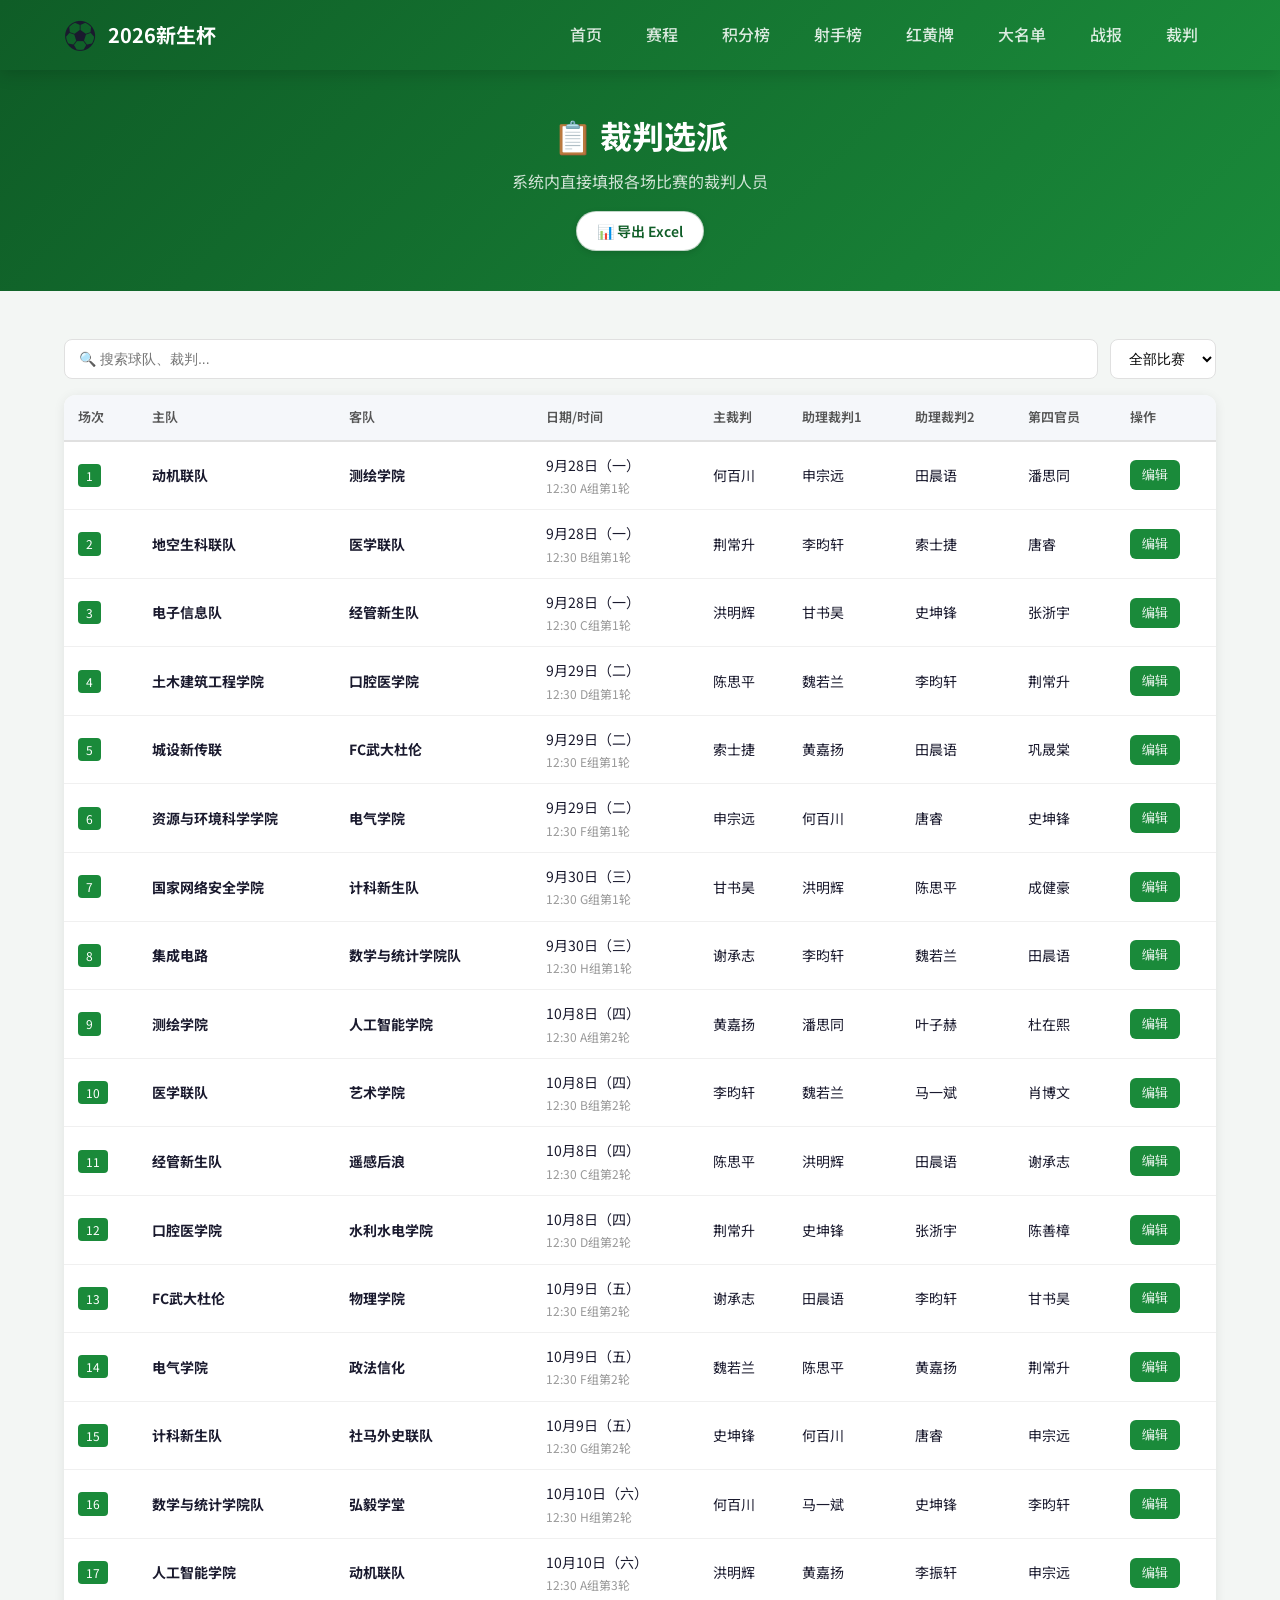
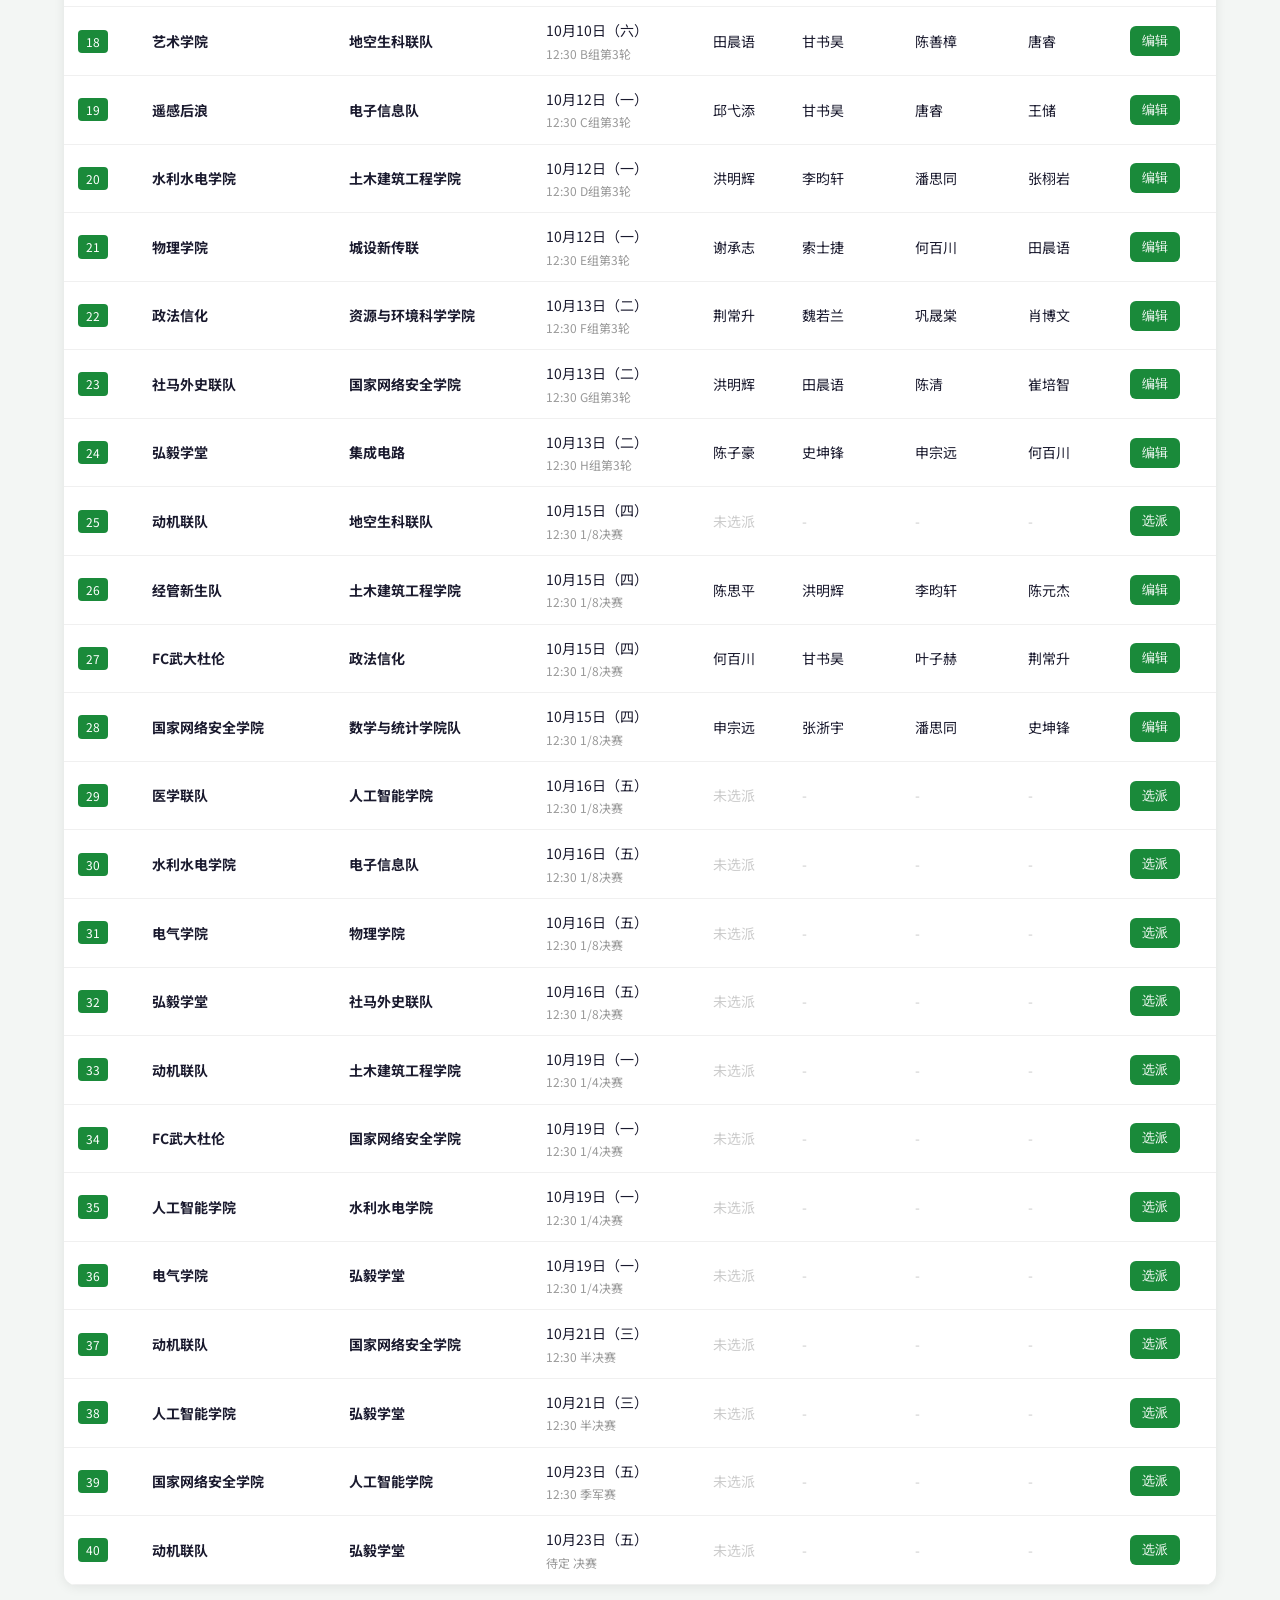
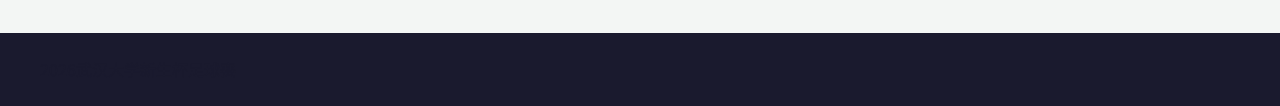
<file: referees.html>
<!DOCTYPE html>
<html lang="zh-CN">
<head>
    <meta charset="UTF-8">
    <meta name="viewport" content="width=device-width, initial-scale=1.0">
    <title>裁判选派 - 2026新生杯</title>
    <link rel="stylesheet" href="static/css/style.css">
    <link href="https://fonts.googleapis.com/css2?family=Noto+Sans+SC:wght@400;500;700;900&display=swap" rel="stylesheet">
    
    <style>
/* 静态导出版：隐藏依赖服务器的录入/上传/AI 入口 */
.entry-section, .upload-section, .ai-trigger, .ai-panel { display: none !important; }
.team-edit { pointer-events: none; appearance: none; -webkit-appearance: none; border-color: transparent !important; background: transparent !important; }
</style>
</head>
<body>
    <header class="header">
        <div class="header-inner">
            <div class="logo"><span class="logo-icon">⚽</span><span class="logo-text">2026新生杯</span></div>
            <nav class="nav">
                <a href="index.html" class="nav-link">首页</a>
                <a href="schedule.html" class="nav-link">赛程</a>
                <a href="standings.html" class="nav-link">积分榜</a>
                <a href="scorers.html" class="nav-link">射手榜</a>
                <a href="cards.html" class="nav-link">红黄牌</a>
                <a href="rosters.html" class="nav-link">大名单</a>
                <a href="reports.html" class="nav-link">战报</a>
                <a href="referees.html" class="nav-link active">裁判</a>
            </nav>
            <button class="ai-trigger" id="aiTrigger"><span class="ai-icon">🤖</span><span>AI助手</span></button>
            <button class="mobile-menu-toggle" id="mobileMenuToggle">
                <span></span><span></span><span></span>
            </button>
        </div>
    </header>

    <nav class="mobile-nav" id="mobileNav">
        <a href="index.html" class="nav-link">首页</a>
        <a href="schedule.html" class="nav-link">赛程</a>
        <a href="standings.html" class="nav-link">积分榜</a>
        <a href="scorers.html" class="nav-link">射手榜</a>
        <a href="cards.html" class="nav-link">红黄牌</a>
        <a href="rosters.html" class="nav-link">大名单</a>
        <a href="reports.html" class="nav-link">战报</a>
        <a href="referees.html" class="nav-link">裁判</a>
    </nav>

    <main class="main-content">
        <section class="page-header">
            <h1 class="page-title">📋 裁判选派</h1>
            <p class="page-desc">系统内直接填报各场比赛的裁判人员</p>
            <div class="page-actions"><button class="btn-export" onclick="exportReferees()">📊 导出 Excel</button></div>
        </section>

        <section class="section referees-page">
            <div class="ref-controls">
                <input type="text" class="ref-search" id="refSearch" placeholder="🔍 搜索球队、裁判...">
                <select class="ref-filter" id="refFilter">
                    <option value="all">全部比赛</option>
                    <option value="group">小组赛</option>
                    <option value="knockout">淘汰赛</option>
                    <option value="unassigned">未选派</option>
                    <option value="assigned">已选派</option>
                </select>
            </div>
            <div class="table-wrapper">
                <table class="data-table">
                    <thead>
                        <tr>
                            <th>场次</th>
                            <th>主队</th>
                            <th>客队</th>
                            <th>日期/时间</th>
                            <th>主裁判</th>
                            <th>助理裁判1</th>
                            <th>助理裁判2</th>
                            <th>第四官员</th>
                            <th>操作</th>
                        </tr>
                    </thead>
                    <tbody id="refTableBody">
                        <tr><td colspan="9" style="text-align:center;padding:40px;color:#999;">加载中...</td></tr>
                    </tbody>
                </table>
            </div>
        </section>
    </main>

    <footer class="footer"><div class="footer-inner"><p>2026武汉大学新生杯足球赛</p></div></footer>

    <div class="ai-panel" id="aiPanel">
        <div class="ai-panel-header"><span class="ai-panel-title">🤖 AI助手</span><button class="ai-close" id="aiClose">✕</button></div>
        <div class="ai-panel-body">
            <div class="ai-messages" id="aiMessages"><div class="ai-message ai-system"><p>👋 可以问我任何赛事相关问题！</p></div></div>
            <div class="ai-input-area"><input type="text" class="ai-input" id="aiInput"><button class="ai-send" id="aiSend">发送</button></div>
        </div>
    </div>

    <!-- 编辑弹窗 -->
    <div class="modal" id="refModal" style="display:none">
        <div class="modal-overlay" onclick="closeRefModal()"></div>
        <div class="modal-content ref-modal">
            <div class="modal-header">
                <h2 id="refModalTitle">裁判选派</h2>
                <button class="modal-close" onclick="closeRefModal()">✕</button>
            </div>
            <div class="modal-body">
                <div class="ref-form">
                    <div class="form-row">
                        <label>主裁判</label>
                        <input type="text" id="refInput" placeholder="请输入主裁判姓名">
                    </div>
                    <div class="form-row">
                        <label>助理裁判1</label>
                        <input type="text" id="asst1Input" placeholder="请输入助理裁判1姓名">
                    </div>
                    <div class="form-row">
                        <label>助理裁判2</label>
                        <input type="text" id="asst2Input" placeholder="请输入助理裁判2姓名">
                    </div>
                    <div class="form-row">
                        <label>第四官员</label>
                        <input type="text" id="fourthInput" placeholder="请输入第四官员姓名">
                    </div>
                </div>
            </div>
            <div class="modal-footer">
                <button class="btn-secondary" onclick="closeRefModal()">取消</button>
                <button class="btn-primary" onclick="saveReferee()">保存</button>
            </div>
        </div>
    </div>

    <script src="static/js/vendor/xlsx.full.min.js"></script>
    <script src="static/js/export.js"></script>
    <script src="static/js/api-shim.js"></script>
    <script src="static/js/main.js"></script>
    <script>
        let allMatches = [];
        let assignments = {};
        let currentMatchId = null;

        document.addEventListener('DOMContentLoaded', async function() {
            initAIAssistant();
            await loadReferees();

            document.getElementById('refSearch').addEventListener('input', renderTable);
            document.getElementById('refFilter').addEventListener('change', renderTable);
        });

        async function loadReferees() {
            try {
                const res = await fetch('/api/referees?_=' + Date.now(), { cache: 'no-cache' });
                const data = await res.json();
                allMatches = data.matches || [];
                assignments = data.assignments || {};
                renderTable();
            } catch(e) { console.error(e); }
        }

        function renderTable() {
            const search = document.getElementById('refSearch').value.toLowerCase();
            const filter = document.getElementById('refFilter').value;
            const tbody = document.getElementById('refTableBody');

            let filtered = allMatches.filter(m => {
                const a = assignments[m.id] || {};
                const hasAssigned = !!(a.referee || a.assistant1 || a.assistant2 || a.fourth);

                if (filter === 'group' && m.type !== 'group') return false;
                if (filter === 'knockout' && m.type !== 'knockout') return false;
                if (filter === 'assigned' && !hasAssigned) return false;
                if (filter === 'unassigned' && hasAssigned) return false;

                if (search) {
                    const haystack = [m.home, m.away, m.group, a.referee, a.assistant1, a.assistant2, a.fourth]
                        .filter(Boolean).join(' ').toLowerCase();
                    if (!haystack.includes(search)) return false;
                }
                return true;
            });

            if (filtered.length === 0) {
                tbody.innerHTML = '<tr><td colspan="9" style="text-align:center;padding:40px;color:#999;">无匹配比赛</td></tr>';
                return;
            }

            tbody.innerHTML = filtered.map(m => {
                const a = assignments[m.id] || {};
                const hasAssigned = !!(a.referee || a.assistant1 || a.assistant2 || a.fourth);
                return `
                    <tr>
                        <td><span class="match-badge">${m.matchNo || ''}</span></td>
                        <td><strong>${escapeHtml(m.home)}</strong></td>
                        <td><strong>${escapeHtml(m.away)}</strong></td>
                        <td><div>${escapeHtml(m.date)}</div><div class="sub">${escapeHtml(m.time || '')} ${escapeHtml(m.group)}</div></td>
                        <td>${escapeHtml(a.referee || '<span class="empty">未选派</span>')}</td>
                        <td>${escapeHtml(a.assistant1 || '<span class="empty">-</span>')}</td>
                        <td>${escapeHtml(a.assistant2 || '<span class="empty">-</span>')}</td>
                        <td>${escapeHtml(a.fourth || '<span class="empty">-</span>')}</td>
                        <td><button class="btn-edit" onclick="openRefModal('${m.id}')">${hasAssigned ? '编辑' : '选派'}</button></td>
                    </tr>
                `;
            }).join('');
        }

        function escapeHtml(s) {
            if (s.includes('empty')) return s;
            const div = document.createElement('div');
            div.textContent = s;
            return div.innerHTML;
        }

        function openRefModal(matchId) {
            currentMatchId = matchId;
            const m = allMatches.find(x => x.id === matchId);
            const a = assignments[matchId] || {};
            document.getElementById('refModalTitle').textContent = `裁判选派 - ${m.home} vs ${m.away}`;
            document.getElementById('refInput').value = a.referee || '';
            document.getElementById('asst1Input').value = a.assistant1 || '';
            document.getElementById('asst2Input').value = a.assistant2 || '';
            document.getElementById('fourthInput').value = a.fourth || '';
            document.getElementById('refModal').style.display = 'flex';
        }

        function closeRefModal() {
            document.getElementById('refModal').style.display = 'none';
            currentMatchId = null;
        }

        async function saveReferee() {
            if (!currentMatchId) return;
            const payload = {
                matchId: currentMatchId,
                referee: document.getElementById('refInput').value.trim(),
                assistant1: document.getElementById('asst1Input').value.trim(),
                assistant2: document.getElementById('asst2Input').value.trim(),
                fourth: document.getElementById('fourthInput').value.trim()
            };
            try {
                const res = await apiFetch('/api/referees', {
                    method: 'POST',
                    body: JSON.stringify(payload)
                });
                const data = await res.json();
                if (data.success) {
                    assignments[currentMatchId] = data.data;
                    renderTable();
                    closeRefModal();
                } else {
                    alert('保存失败：' + (data.error || '未知错误'));
                }
            } catch(e) {
                alert('保存失败：' + e.message);
            }
        }
    </script>

    <style>
        .page-header { padding: 40px 24px; background: linear-gradient(135deg, #0f5d27 0%, #1a8a3a 100%); text-align: center; }
        .page-title { font-size: 32px; color: #fff; margin-bottom: 8px; }
        .page-desc { color: rgba(255,255,255,0.8); }
        .referees-page { max-width: 1200px; margin: 0 auto; }
        .ref-controls { display: flex; gap: 12px; margin-bottom: 16px; flex-wrap: wrap; }
        .ref-search, .ref-filter {
            padding: 10px 14px; border: 1px solid #e0e0e0; border-radius: 8px;
            font-size: 14px; outline: none; background: #fff;
        }
        .ref-search { flex: 1; min-width: 200px; }
        .ref-search:focus, .ref-filter:focus { border-color: #1a8a3a; }

        .table-wrapper { background: #fff; border-radius: 12px; overflow: hidden; box-shadow: 0 2px 12px rgba(0,0,0,0.08); }
        .data-table { width: 100%; border-collapse: collapse; }
        .data-table th { background: #f5f7fa; padding: 12px 14px; text-align: left; font-weight: 600; font-size: 13px; color: #555; border-bottom: 2px solid #e0e0e0; }
        .data-table td { padding: 12px 14px; border-bottom: 1px solid #f0f0f0; font-size: 14px; }
        .data-table tr:hover td { background: #f9fafb; }
        .match-badge { display: inline-block; padding: 2px 8px; background: #1a8a3a; color: #fff; border-radius: 4px; font-size: 12px; }
        .sub { font-size: 12px; color: #999; margin-top: 2px; }
        .empty { color: #ccc; }
        .btn-edit { padding: 6px 12px; border: none; border-radius: 6px; background: #1a8a3a; color: #fff; cursor: pointer; font-size: 13px; }
        .btn-edit:hover { background: #15702e; }

        .modal { position: fixed; inset: 0; z-index: 1000; display: flex; align-items: center; justify-content: center; }
        .modal-overlay { position: absolute; inset: 0; background: rgba(0,0,0,0.5); }
        .modal-content { position: relative; background: #fff; border-radius: 12px; padding: 24px; max-width: 500px; width: 90%; }
        .modal-header { display: flex; justify-content: space-between; align-items: center; margin-bottom: 16px; padding-bottom: 12px; border-bottom: 1px solid #eee; }
        .modal-close { background: none; border: none; font-size: 20px; cursor: pointer; color: #999; }
        .modal-footer { display: flex; justify-content: flex-end; gap: 12px; margin-top: 20px; }
        .btn-primary, .btn-secondary { padding: 8px 20px; border: none; border-radius: 6px; cursor: pointer; font-size: 14px; font-weight: 600; }
        .btn-primary { background: #1a8a3a; color: #fff; }
        .btn-primary:hover { background: #15702e; }
        .btn-secondary { background: #f0f0f0; color: #555; }
        .btn-secondary:hover { background: #e0e0e0; }

        .ref-form { display: flex; flex-direction: column; gap: 14px; }
        .form-row { display: flex; flex-direction: column; gap: 6px; }
        .form-row label { font-size: 13px; color: #555; font-weight: 500; }
        .form-row input { padding: 10px 12px; border: 1px solid #e0e0e0; border-radius: 8px; font-size: 14px; outline: none; }
        .form-row input:focus { border-color: #1a8a3a; }
    </style>
    <script>
function exportReferees() {
    const table = document.querySelector('.data-table');
    if (!table) { alert('暂无可导出的裁判数据'); return; }
    WCExcel.exportAoa('2026新生杯-裁判选派.xlsx', '裁判选派', WCExcel.tableToAoa(table));
}
    </script>
</body>
</html>
</file>
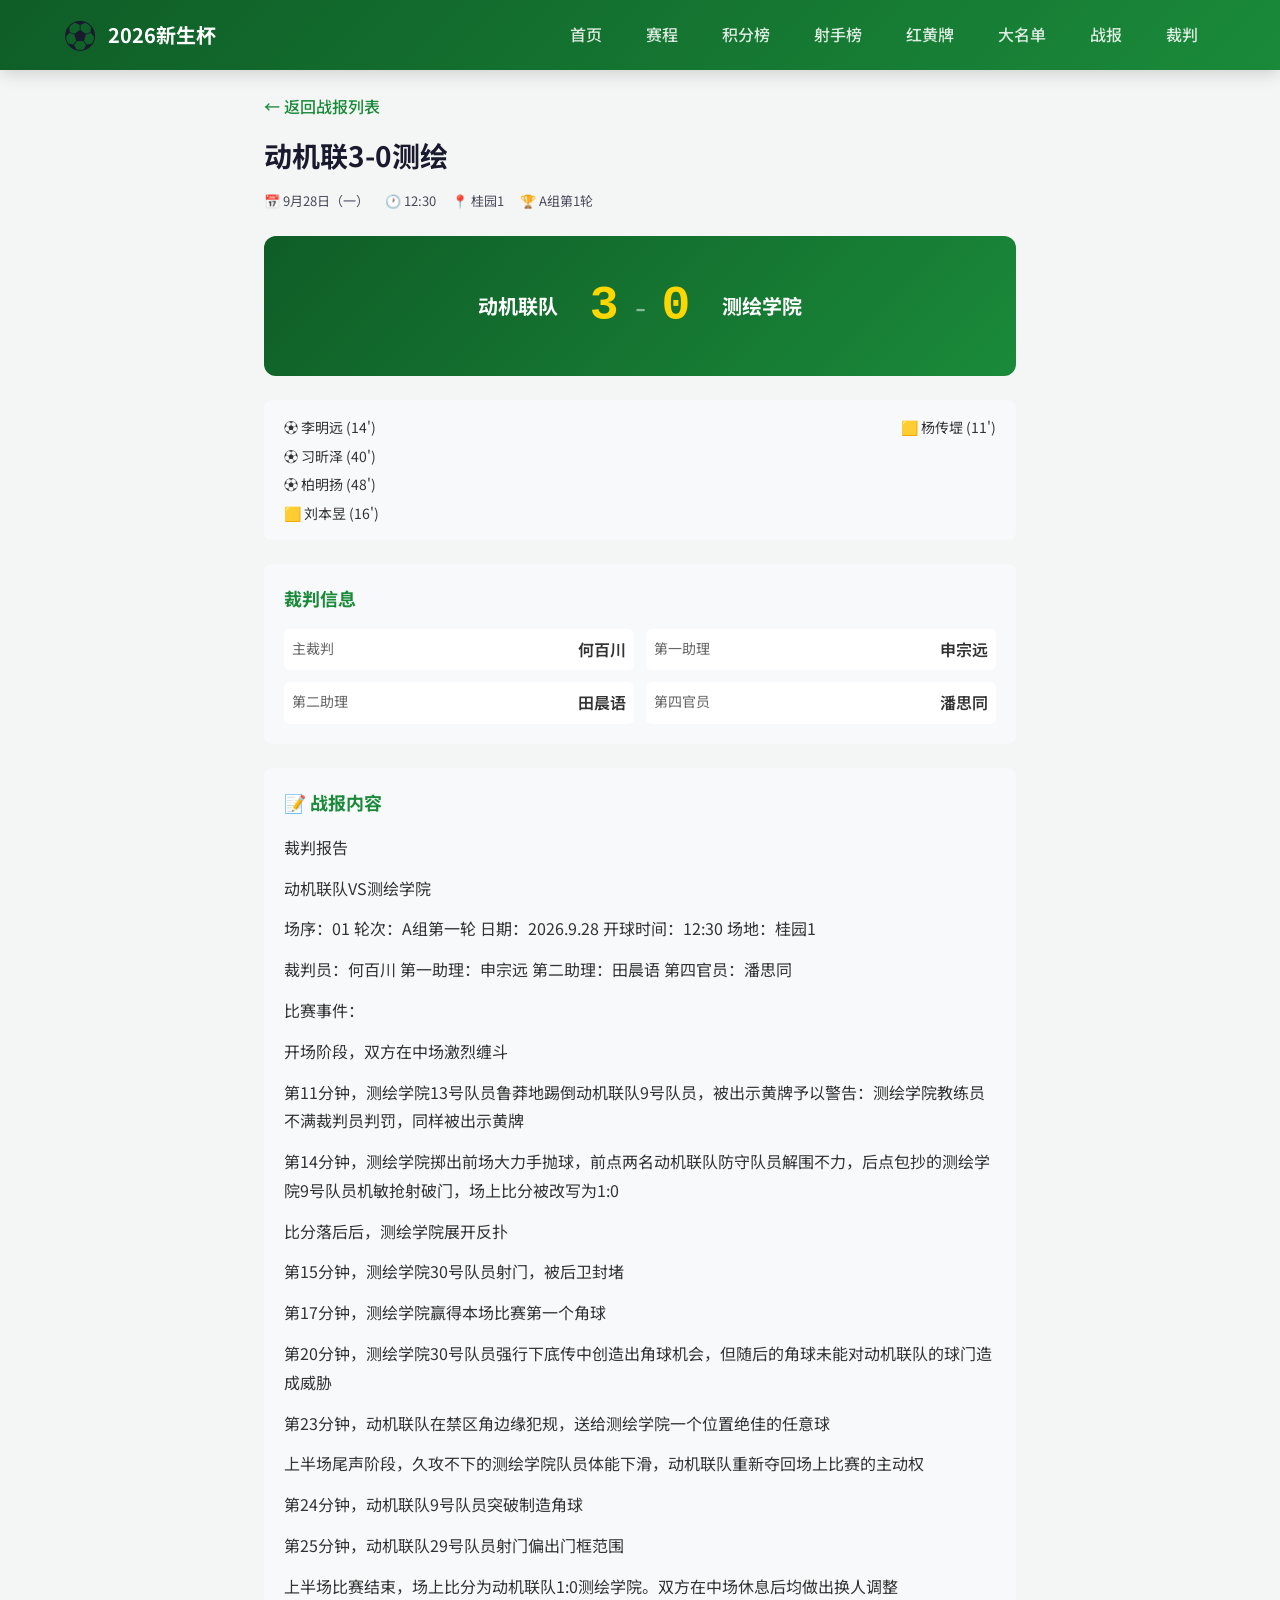
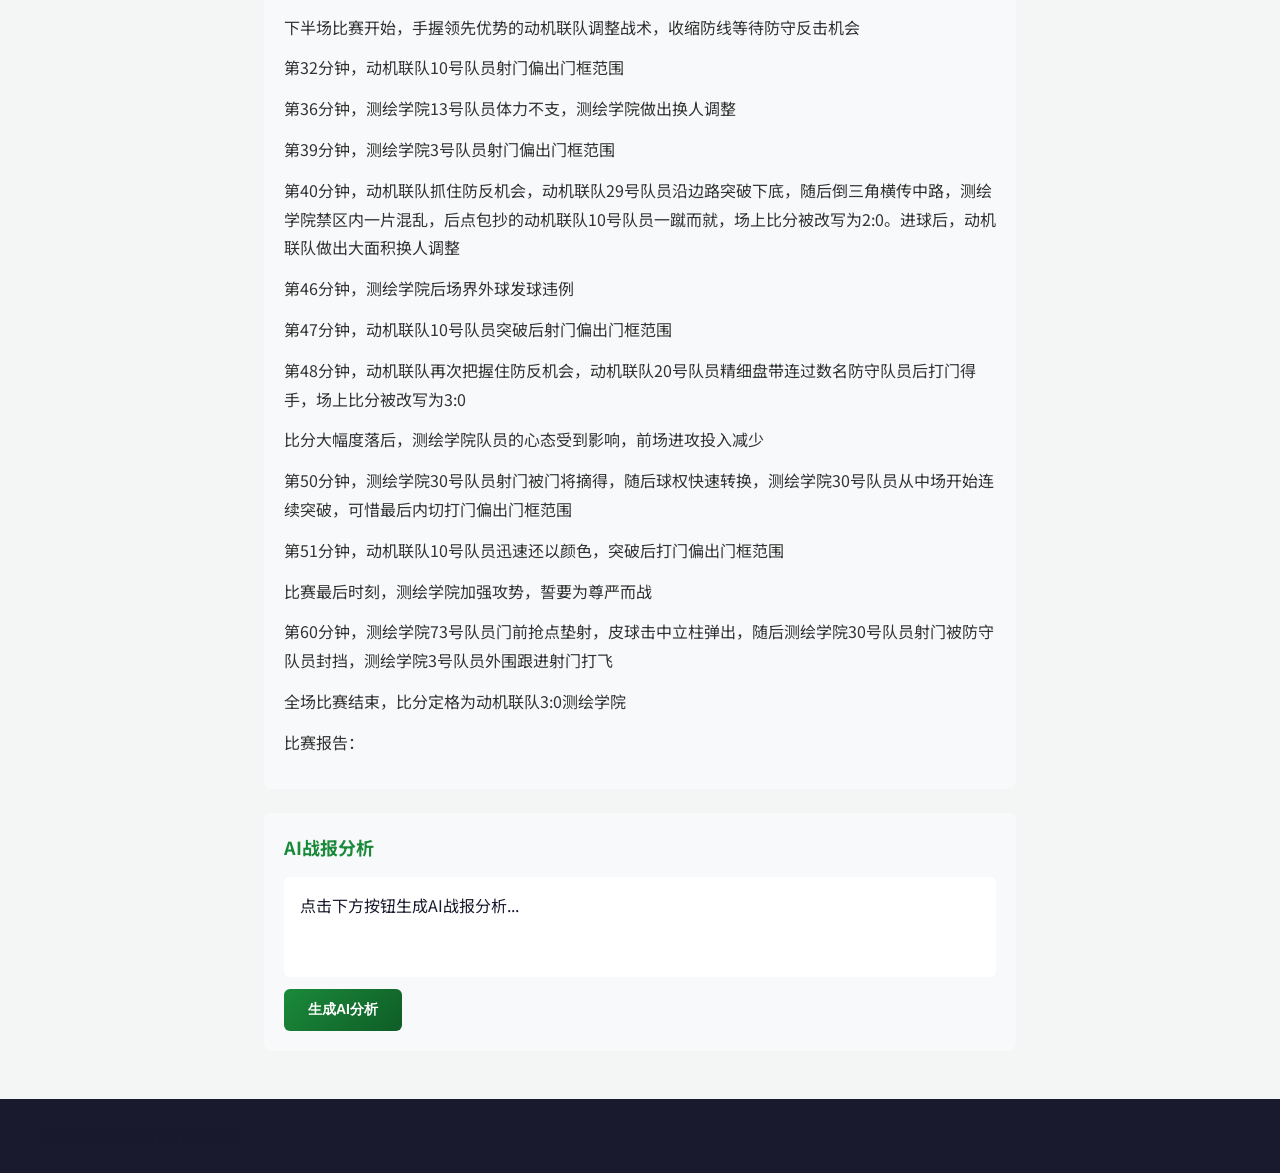
<file: report_1790591162754.html>
<!DOCTYPE html>
<html lang="zh-CN">
<head>
    <meta charset="UTF-8">
    <meta name="viewport" content="width=device-width, initial-scale=1.0">
    <title>战报详情 - 2026新生杯</title>
    <link rel="stylesheet" href="static/css/style.css">
    <link href="https://fonts.googleapis.com/css2?family=Noto+Sans+SC:wght@400;500;700;900&display=swap" rel="stylesheet">
    
    <style>
/* 静态导出版：隐藏依赖服务器的录入/上传/AI 入口 */
.entry-section, .upload-section, .ai-trigger, .ai-panel { display: none !important; }
.team-edit { pointer-events: none; appearance: none; -webkit-appearance: none; border-color: transparent !important; background: transparent !important; }
</style>
</head>
<body>
    <header class="header">
        <div class="header-inner">
            <div class="logo"><span class="logo-icon">⚽</span><span class="logo-text">2026新生杯</span></div>
            <nav class="nav">
                <a href="index.html" class="nav-link">首页</a>
                <a href="schedule.html" class="nav-link">赛程</a>
                <a href="standings.html" class="nav-link">积分榜</a>
                <a href="scorers.html" class="nav-link">射手榜</a>
                <a href="cards.html" class="nav-link">红黄牌</a>
                <a href="rosters.html" class="nav-link">大名单</a>
                <a href="reports.html" class="nav-link active">战报</a>
                <a href="referees.html" class="nav-link">裁判</a>
            </nav>
            <button class="ai-trigger" id="aiTrigger"><span class="ai-icon">AI</span><span>助手</span></button>
            <button class="mobile-menu-toggle" id="mobileMenuToggle">
                <span></span>
                <span></span>
                <span></span>
            </button>
        </div>
    </header>
    
    <nav class="mobile-nav" id="mobileNav">
        <a href="index.html" class="nav-link">首页</a>
        <a href="schedule.html" class="nav-link">赛程</a>
        <a href="/matches" class="nav-link">比赛管理</a>
        <a href="standings.html" class="nav-link">积分榜</a>
        <a href="scorers.html" class="nav-link">射手榜</a>
        <a href="cards.html" class="nav-link">红黄牌</a>
        <a href="rosters.html" class="nav-link">大名单</a>
        <a href="reports.html" class="nav-link">战报</a>
        <a href="referees.html" class="nav-link">裁判</a>
    </nav>
    
    <main class="main-content">
        <article class="report-detail" id="reportDetail">
            <div class="loading"><div class="loading-spinner"></div><p>正在加载战报数据...</p></div>
        </article>
    </main>

    <footer class="footer"><div class="footer-inner"><p>2026武汉大学新生杯足球赛</p></div></footer>

    <div class="ai-panel" id="aiPanel">
        <div class="ai-panel-header"><span class="ai-panel-title">AI助手</span><button class="ai-close" id="aiClose">X</button></div>
        <div class="ai-panel-body">
            <div class="ai-messages" id="aiMessages"><div class="ai-message ai-system"><p>可以问关于这场比赛的问题！</p></div></div>
            <div class="ai-input-area"><input type="text" class="ai-input" id="aiInput"><button class="ai-send" id="aiSend">发送</button></div>
        </div>
    </div>

    <script src="static/js/api-shim.js"></script>
    <script src="static/js/main.js"></script>
    <script>
        var currentMatchData = null;

        document.addEventListener('DOMContentLoaded', async function() {
            initAIAssistant();
            loadReportDetail();
        });

        async function loadReportDetail() {
            const container = document.getElementById('reportDetail');
            
            const path = window.location.pathname;
            const reportId = path.split('/').pop().replace(/\.html$/, '');
            
            let report = null;
            let matchInfo = null;
            let refereeAssignment = {};
            
            try {
                // 获取战报内容
                const reportRes = await fetch(`/api/reports/${reportId}?_=${Date.now()}`, { cache: 'no-cache' });
                if (reportRes.ok) {
                    report = await reportRes.json();
                }
                
                // 如果有关联比赛，获取比赛信息
                if (report && report.matchId) {
                    const matchesRes = await fetch('/api/matches/all?_=' + Date.now(), { cache: 'no-cache' });
                    if (matchesRes.ok) {
                        const matches = await matchesRes.json();
                        matchInfo = matches.find(m => m.id === report.matchId);
                        
                        // 获取裁判选派
                        if (matchInfo) {
                            const refRes = await fetch(`/api/referees/${matchInfo.id}?_=${Date.now()}`, { cache: 'no-cache' });
                            if (refRes.ok) {
                                refereeAssignment = await refRes.json();
                            }
                        }
                    }
                }

                // 获取比赛事件（进球/红黄牌）
                let matchEvents = { goals: [], cards: [] };
                if (report && report.matchId) {
                    try {
                        const evRes = await fetch(`/api/match-events/${report.matchId}?_=${Date.now()}`, { cache: 'no-cache' });
                        if (evRes.ok) {
                            const evData = await evRes.json();
                            if (evData && (evData.goals || evData.cards)) {
                                matchEvents = evData;
                            }
                        }
                    } catch(e) { console.error(e); }
                }
                
                currentMatchData = {
                    homeTeam: matchInfo ? matchInfo.home : (report ? report.title : ''),
                    awayTeam: matchInfo ? matchInfo.away : '',
                    groupRound: matchInfo ? matchInfo.group : ''
                };
                
                renderReport(matchInfo, refereeAssignment, report, matchEvents);
            } catch(e) {
                console.error('加载战报详情失败:', e);
                container.innerHTML = '<div class="report-header"><a href="reports.html" class="back-link">← 返回战报列表</a><h1 class="report-title">加载失败</h1><p style="color:#4a4a5a;">抱歉，战报加载失败。</p></div>';
            }
        }

        function renderReport(match, referee, report, matchEvents) {
            const container = document.getElementById('reportDetail');
            matchEvents = matchEvents || { goals: [], cards: [] };
            
            if (!report) {
                container.innerHTML = '<div class="report-header"><a href="reports.html" class="back-link">← 返回战报列表</a><h1 class="report-title">战报未找到</h1><p style="color:#4a4a5a;">抱歉，未找到对应的战报。</p></div>';
                return;
            }
            
            const homeTeam = match ? match.home : (report.homeTeam || '');
            const awayTeam = match ? match.away : (report.awayTeam || '');

            // 解析比分：优先从 match.score，其次从 report.homeScore/awayScore，最后从标题解析
            let homeScore = '--', awayScore = '--';
            if (match && match.score && match.score.includes(':')) {
                const parts = match.score.split(':');
                homeScore = parts[0].trim();
                awayScore = parts[1].trim();
            } else if (report.homeScore && report.awayScore) {
                homeScore = report.homeScore;
                awayScore = report.awayScore;
            } else {
                // 从标题中解析（如 "动机联3-0测绘"）
                const m = (report.title || '').match(/(\d+)\s*[-:：]\s*(\d+)/);
                if (m) { homeScore = m[1]; awayScore = m[2]; }
            }

            // 无关联比赛时从标题提取队名（如 "动机联3-0测绘" → 动机联 / 测绘）
            let displayHome = homeTeam;
            let displayAway = awayTeam;
            if (!match && !displayHome) {
                const tm = (report.title || '').match(/^(.+?)(\d+\s*[-:：]\s*\d+)(.+)$/);
                if (tm) {
                    displayHome = tm[1].trim();
                    displayAway = tm[3].trim();
                }
            }
            const hasScore = homeScore !== '--' && awayScore !== '--';
            
            const refereeGrid = `
                <div class="info-section"><h3>裁判信息</h3>
                <div class="referee-grid">
                    <div class="referee-item"><span class="ref-role">主裁判</span><span class="ref-name">${referee.referee || '--'}</span></div>
                    <div class="referee-item"><span class="ref-role">第一助理</span><span class="ref-name">${referee.assistant1 || '--'}</span></div>
                    <div class="referee-item"><span class="ref-role">第二助理</span><span class="ref-name">${referee.assistant2 || '--'}</span></div>
                    <div class="referee-item"><span class="ref-role">第四官员</span><span class="ref-name">${referee.fourth || '--'}</span></div>
                </div></div>
            `;
            
            const contentHtml = (report.content || '').split('\n').map(function(p) {
                return p ? '<p>' + p + '</p>' : '';
            }).join('');

            // 渲染某队的详细事件列表（乌龙球显示在对方球队下方）
            // 进球按时间先后排列，红黄牌显示在所有进球下方
            const renderTeamEvents = (teamName, opponentName) => {
                const tGoals = (matchEvents.goals || []).filter(g => g.team === teamName);
                const oppGoals = (matchEvents.goals || []).filter(g => g.team === opponentName);
                const tCards = (matchEvents.cards || []).filter(c => c.team === teamName);

                // 收集所有进球（本方普通/点球 + 对方乌龙），按分钟排序
                const allGoals = [
                    ...tGoals.filter(g => !g.type || g.type === 'normal').map(g => ({...g, _kind: 'goal'})),
                    ...tGoals.filter(g => g.type === 'penalty').map(g => ({...g, _kind: 'penalty'})),
                    ...oppGoals.filter(g => g.type === 'own').map(g => ({...g, _kind: 'own'}))
                ];
                allGoals.sort((a, b) => parseInt(a.minute || 0, 10) - parseInt(b.minute || 0, 10));

                // 红黄牌按分钟排序
                const allCards = [...tCards];
                allCards.sort((a, b) => parseInt(a.minute || 0, 10) - parseInt(b.minute || 0, 10));

                const items = [];
                allGoals.forEach(g => {
                    if (g._kind === 'goal') {
                        items.push(`<span class="ev-item">⚽ ${escapeHtml(g.player || '')} ${g.minute ? '('+g.minute+"')" : ''}</span>`);
                    } else if (g._kind === 'penalty') {
                        items.push(`<span class="ev-item">⚽<em class="ev-tag">点</em> ${escapeHtml(g.player || '')} ${g.minute ? '('+g.minute+"')" : ''}</span>`);
                    } else {
                        items.push(`<span class="ev-item">⚽<em class="ev-tag">乌龙</em> ${escapeHtml(g.player || '')} ${g.minute ? '('+g.minute+"')" : ''}</span>`);
                    }
                });
                allCards.forEach(c => {
                    if (c.type === 'yellow') {
                        items.push(`<span class="ev-item">🟨 ${escapeHtml(c.player || '')} ${c.minute ? '('+c.minute+"')" : ''}</span>`);
                    } else if (c.type === 'two_yellow') {
                        items.push(`<span class="ev-item">🟨🟥两黄变一红 ${escapeHtml(c.player || '')} ${c.minute ? '('+c.minute+"')" : ''}</span>`);
                    } else {
                        items.push(`<span class="ev-item">🟥 ${escapeHtml(c.player || '')} ${c.minute ? '('+c.minute+"')" : ''}</span>`);
                    }
                });
                return items.join('');
            };

            const hasEvents = (matchEvents.goals && matchEvents.goals.length) || (matchEvents.cards && matchEvents.cards.length);
            const eventsHtml = hasEvents ? `
                <div class="match-events-detail">
                    <div class="events-col">${renderTeamEvents(displayHome || homeTeam, displayAway || awayTeam)}</div>
                    <div class="events-col events-right">${renderTeamEvents(displayAway || awayTeam, displayHome || homeTeam)}</div>
                </div>
            ` : '';

            container.innerHTML = `
                <div class="report-header">
                    <a href="reports.html" class="back-link">← 返回战报列表</a>
                    <h1 class="report-title">${escapeHtml(report.title)}</h1>
                    <div class="report-meta">
                        ${match ? '<span>📅 ' + escapeHtml(match.date || '') + '</span>' : ''}
                        ${match ? '<span>🕐 ' + escapeHtml(match.time || '') + '</span>' : ''}
                        ${match ? '<span>📍 ' + escapeHtml(match.venue || '') + '</span>' : ''}
                        ${match ? '<span>🏆 ' + escapeHtml(match.group || '') + '</span>' : ''}
                    </div>
                </div>
                ${(match || hasScore) ? `
                <div class="match-score-display">
                    <div class="team-side"><span class="team-name">${escapeHtml(displayHome || '主队')}</span></div>
                    <div class="score-center">
                        <span class="score-large">${homeScore}</span>
                        <span class="score-divider">-</span>
                        <span class="score-large">${awayScore}</span>
                    </div>
                    <div class="team-side"><span class="team-name">${escapeHtml(displayAway || '客队')}</span></div>
                </div>
                ` : ''}
                ${eventsHtml}
                <div class="match-info">
                    ${match ? refereeGrid : ''}
                    <div class="info-section">
                        <h3>📝 战报内容</h3>
                        <div class="report-content">${contentHtml}</div>
                    </div>
                    <div class="info-section">
                        <h3>AI战报分析</h3>
                        <div class="ai-analysis" id="aiAnalysis"><p>点击下方按钮生成AI战报分析...</p></div>
                        <button class="ai-analyze-btn" id="aiAnalyzeBtn">生成AI分析</button>
                    </div>
                </div>
            `;
            
            setTimeout(function() {
                const btn = document.getElementById('aiAnalyzeBtn');
                if (btn && currentMatchData) {
                    btn.onclick = function() {
                        generateAIAnalysis(currentMatchData.homeTeam, currentMatchData.awayTeam, currentMatchData.groupRound);
                    };
                }
            }, 100);
        }

        function formatMarkdown(text) {
            if (!text) return '';
            
            text = text.replace(/```[\s\S]*?```/g, function(match) {
                return '<pre><code>' + match.replace(/```/g, '') + '</code></pre>';
            });
            
            text = text.replace(/^### (.*$)/gim, '<h3>$1</h3>');
            text = text.replace(/^## (.*$)/gim, '<h2>$1</h2>');
            text = text.replace(/^# (.*$)/gim, '<h1>$1</h1>');
            
            text = text.replace(/\*\*(.*?)\*\*/g, '<strong>$1</strong>');
            text = text.replace(/\*(.*?)\*/g, '<em>$1</em>');
            
            text = text.replace(/^[-*+] (.*$)/gim, '<li>$1</li>');
            text = text.replace(/(<li>.*<\/li>)/gim, function(match) {
                if (!match.includes('</ul>')) {
                    return '<ul>' + match + '</ul>';
                }
                return match;
            });
            
            text = text.replace(/\n\n/g, '</p><p>');
            text = text.replace(/\n/g, '<br>');
            
            return '<p>' + text + '</p>';
        }

        async function generateAIAnalysis(homeTeam, awayTeam, group) {
            const container = document.getElementById('aiAnalysis');
            container.innerHTML = '<div class="loading"><div class="loading-spinner"></div><p>AI分析中...</p></div>';
            
            const reportContent = document.querySelector('.report-content') ? document.querySelector('.report-content').innerText : '';
            
            try {
                const response = await fetch('/api/ai/chat', {
                    method: 'POST',
                    headers: { 'Content-Type': 'application/json' },
                    body: JSON.stringify({
                        message: '请分析2026新生杯比赛：' + homeTeam + ' vs ' + awayTeam + '，' + group + '。战报内容：' + reportContent + '。请提供比赛亮点总结、双方战术分析、关键球员表现评价、比赛结果分析和后续展望。请直接输出分析内容，不要使用Markdown格式。'
                    })
                });
                const data = await response.json();
                container.innerHTML = formatMarkdown(data.reply);
            } catch(e) {
                console.error('AI分析失败:', e);
                container.innerHTML = '<p>AI分析生成失败，请稍后重试。</p>';
            }
        }
    </script>

    <style>
        .report-detail { max-width: 800px; margin: 0 auto; padding: 24px; }
        .report-header { margin-bottom: 24px; }
        .back-link { color: #1a8a3a; text-decoration: none; font-weight: 500; }
        .report-title { font-size: 28px; margin: 16px 0; }
        .report-meta { display: flex; gap: 16px; color: #4a4a5a; flex-wrap: wrap; }
        .match-score-display { display: flex; align-items: center; justify-content: center; gap: 32px; padding: 32px; background: linear-gradient(135deg, #0f5d27 0%, #1a8a3a 100%); border-radius: 12px; margin: 24px 0; }
        .team-side { text-align: center; }
        .team-name { font-size: 20px; font-weight: 700; color: #fff; }
        .score-center { display: flex; align-items: center; gap: 16px; }
        .score-large { font-size: 48px; font-weight: 900; font-family: monospace; color: #ffd700; }
        .score-divider { font-size: 32px; color: rgba(255,255,255,0.5); }
        .match-events-detail {
            display: grid; grid-template-columns: 1fr 1fr; gap: 16px;
            margin: 16px 0; padding: 16px 20px; background: #f8f9fa; border-radius: 8px;
        }
        .events-col { display: flex; flex-direction: column; gap: 6px; }
        .events-right { text-align: right; }
        .ev-item { font-size: 14px; color: #333; line-height: 1.6; }
        .ev-tag {
            font-style: normal; font-size: 11px; color: #fff; background: #ff6b35;
            padding: 1px 5px; border-radius: 3px; margin: 0 2px;
        }
        .penalty-score { display: block; font-size: 16px; color: rgba(255,215,0,0.8); margin-top: 8px; }
        .match-info { margin-top: 24px; }
        .info-section { margin-bottom: 24px; padding: 20px; background: #f8f9fa; border-radius: 8px; }
        .info-section h3 { margin-bottom: 16px; color: #1a8a3a; font-size: 18px; }
        .referee-grid { display: grid; grid-template-columns: repeat(2, 1fr); gap: 12px; }
        .referee-item { display: flex; justify-content: space-between; padding: 8px; background: #fff; border-radius: 6px; }
        .ref-role { color: #666; font-size: 14px; }
        .ref-name { font-weight: 600; color: #333; }
        .report-content p { margin-bottom: 12px; line-height: 1.8; color: #333; }
        .ai-analysis { min-height: 100px; padding: 16px; background: #fff; border-radius: 6px; margin-bottom: 12px; }
        .ai-analyze-btn { padding: 12px 24px; background: linear-gradient(135deg, #1a8a3a, #0f5d27); color: #fff; border: none; border-radius: 6px; cursor: pointer; font-size: 14px; font-weight: 600; transition: opacity 0.3s; }
        .ai-analyze-btn:hover { opacity: 0.9; }
        .loading { display: flex; align-items: center; gap: 12px; justify-content: center; }
        .loading-spinner { width: 24px; height: 24px; border: 3px solid #f3f3f3; border-top: 3px solid #1a8a3a; border-radius: 50%; animation: spin 1s linear infinite; }
        @keyframes spin { 0% { transform: rotate(0deg); } 100% { transform: rotate(360deg); } }
        .ai-analysis h2 { font-size: 20px; margin-bottom: 12px; color: #1a8a3a; }
        .ai-analysis h3 { font-size: 16px; margin-bottom: 8px; color: #333; }
        .ai-analysis ul { padding-left: 20px; margin-bottom: 12px; }
        .ai-analysis li { margin-bottom: 4px; }
        .ai-analysis strong { color: #1a8a3a; font-weight: 700; }
        .ai-analysis em { font-style: italic; }
    </style>
</body>
</html>
</file>
<file: static/css/style.css>
/* 2026武汉大学足协杯网站样式 */

/* ==================== 基础变量 ==================== */
:root {
    --primary-green: #1a8a3a;
    --primary-dark: #0f5d27;
    --primary-light: #2db84e;
    --accent-orange: #ff6b35;
    --accent-yellow: #ffd700;
    
    --dark-bg: #1a1a2e;
    --dark-surface: #252540;
    --gray-text: #3f4756;
    --light-gray: #f3f6f4;
    --white: #ffffff;
    
    --font-main: 'Noto Sans SC', -apple-system, BlinkMacSystemFont, sans-serif;
    --font-mono: 'JetBrains Mono', 'Fira Code', monospace;
    
    --shadow-sm: 0 2px 8px rgba(0,0,0,0.1);
    --shadow-md: 0 4px 16px rgba(0,0,0,0.15);
    --shadow-lg: 0 8px 32px rgba(0,0,0,0.2);
    --shadow-glow: 0 0 20px rgba(26,138,58,0.3);
    
    --radius-sm: 6px;
    --radius-md: 12px;
    --radius-lg: 20px;
    
    --transition-fast: 0.15s ease;
    --transition-normal: 0.3s ease;
    --transition-slow: 0.5s ease;
}

/* ==================== 全局样式 ==================== */
* {
    margin: 0;
    padding: 0;
    box-sizing: border-box;
}

html {
    scroll-behavior: smooth;
}

body {
    font-family: var(--font-main);
    background: var(--light-gray);
    color: var(--dark-bg);
    line-height: 1.6;
    min-height: 100vh;
}

/* ==================== 导航栏 ==================== */
.header {
    position: fixed;
    top: 0;
    left: 0;
    right: 0;
    height: 70px;
    background: linear-gradient(135deg, var(--primary-dark) 0%, var(--primary-green) 100%);
    box-shadow: var(--shadow-md);
    z-index: 1000;
}

.header-inner {
    max-width: 1200px;
    margin: 0 auto;
    padding: 0 24px;
    height: 100%;
    display: flex;
    align-items: center;
    justify-content: space-between;
}

.logo {
    display: flex;
    align-items: center;
    gap: 12px;
}

.logo-icon {
    font-size: 32px;
    animation: bounce 2s infinite;
}

.logo-text {
    font-size: 20px;
    font-weight: 700;
    color: var(--white);
}

.nav {
    display: flex;
    gap: 8px;
}

.nav-link {
    padding: 10px 18px;
    color: rgba(255,255,255,0.85);
    text-decoration: none;
    font-weight: 500;
    border-radius: var(--radius-sm);
    transition: var(--transition-fast);
}

.nav-link:hover {
    background: rgba(255,255,255,0.15);
    color: var(--white);
}

.nav-link.active {
    background: var(--accent-orange);
    color: var(--white);
}

.ai-trigger {
    display: flex;
    align-items: center;
    gap: 8px;
    padding: 10px 20px;
    background: var(--accent-orange);
    color: var(--white);
    border: none;
    border-radius: var(--radius-md);
    font-weight: 600;
    cursor: pointer;
    transition: var(--transition-normal);
}

.ai-trigger:hover {
    transform: scale(1.05);
    box-shadow: var(--shadow-glow);
}

.ai-icon {
    font-size: 20px;
}

.mobile-menu-toggle {
    display: none;
    flex-direction: column;
    gap: 5px;
    padding: 8px;
    background: none;
    border: none;
    cursor: pointer;
}

.mobile-menu-toggle span {
    width: 28px;
    height: 3px;
    background: var(--white);
    border-radius: 2px;
    transition: all 0.3s ease;
}

.mobile-menu-toggle.active span:nth-child(1) {
    transform: rotate(45deg) translateY(8px);
}

.mobile-menu-toggle.active span:nth-child(2) {
    opacity: 0;
}

.mobile-menu-toggle.active span:nth-child(3) {
    transform: rotate(-45deg) translateY(-8px);
}

.mobile-nav {
    position: fixed;
    top: 70px;
    left: 0;
    right: 0;
    background: linear-gradient(135deg, var(--primary-dark) 0%, var(--primary-green) 100%);
    display: none;
    flex-direction: column;
    padding: 16px;
    box-shadow: var(--shadow-lg);
    z-index: 999;
    animation: slideDown 0.3s ease;
}

.mobile-nav.active {
    display: flex;
}

@keyframes slideDown {
    from {
        opacity: 0;
        transform: translateY(-10px);
    }
    to {
        opacity: 1;
        transform: translateY(0);
    }
}

.mobile-nav .nav-link {
    padding: 12px 16px;
    margin-bottom: 8px;
    border-radius: var(--radius-md);
    text-align: center;
}

.mobile-nav .nav-link:last-child {
    margin-bottom: 0;
}

/* ==================== 主内容区 ==================== */
.main-content {
    padding-top: 70px;
    min-height: calc(100vh - 70px);
}

/* ==================== Hero Banner ==================== */
.hero-banner {
    position: relative;
    min-height: 400px;
    background: linear-gradient(135deg, var(--primary-dark) 0%, var(--primary-green) 50%, var(--primary-light) 100%);
    overflow: hidden;
}

.hero-bg {
    position: absolute;
    inset: 0;
    background: 
        radial-gradient(circle at 20% 80%, rgba(255,107,35,0.2) 0%, transparent 50%),
        radial-gradient(circle at 80% 20%, rgba(255,215,0,0.15) 0%, transparent 50%);
    animation: bgPulse 8s ease-in-out infinite;
}

.hero-content {
    position: relative;
    z-index: 2;
    max-width: 1200px;
    margin: 0 auto;
    padding: 60px 24px;
    text-align: center;
}

.hero-title {
    margin-bottom: 16px;
}

.hero-year {
    display: inline-block;
    font-size: 48px;
    font-weight: 900;
    color: var(--accent-orange);
    margin-right: 16px;
    animation: slideInLeft 0.8s ease-out;
}

.hero-title h1 {
    display: inline-block;
    font-size: 36px;
    font-weight: 700;
    color: var(--white);
    animation: slideInRight 0.8s ease-out;
}

.hero-subtitle {
    font-size: 18px;
    color: rgba(255,255,255,0.8);
    margin-bottom: 40px;
    letter-spacing: 4px;
}

.hero-decoration {
    position: absolute;
    inset: 0;
    z-index: 1;
    pointer-events: none;
}

.ball {
    position: absolute;
    font-size: 60px;
    opacity: 0.3;
    animation: float 6s ease-in-out infinite;
}

.ball-1 { top: 20%; left: 10%; animation-delay: 0s; }
.ball-2 { top: 60%; right: 15%; animation-delay: 2s; }
.ball-3 { bottom: 10%; left: 30%; animation-delay: 4s; }

/* ==================== 通用区块样式 ==================== */
.section {
    max-width: 1200px;
    margin: 0 auto;
    padding: 48px 24px;
}

.section-header {
    display: flex;
    justify-content: space-between;
    align-items: center;
    margin-bottom: 26px;
    padding-bottom: 14px;
    border-bottom: 1px solid rgba(15,93,39,0.10);
}

.section-title {
    display: flex;
    align-items: center;
    gap: 12px;
    font-size: 24px;
    font-weight: 700;
    color: var(--dark-bg);
}

.title-icon {
    font-size: 28px;
}

.section-link {
    color: var(--primary-green);
    text-decoration: none;
    font-weight: 500;
    transition: var(--transition-fast);
}

.section-link:hover {
    color: var(--accent-orange);
}

/* ==================== 最新赛果 ==================== */
.results-slider {
    position: relative;
    overflow: hidden;
    padding: 20px 0;
}

.results-track {
    display: flex;
    gap: 16px;
    transition: transform 0.5s ease;
}

.result-card {
    flex: 0 0 auto;
    width: 280px;
    background: var(--white);
    border-radius: var(--radius-md);
    padding: 20px;
    border: 1px solid rgba(15,93,39,0.08);
    box-shadow: var(--shadow-sm);
    transition: var(--transition-normal);
    cursor: pointer;
}

.result-card:hover {
    transform: translateY(-4px);
    box-shadow: var(--shadow-md);
}

.result-header {
    display: flex;
    justify-content: space-between;
    align-items: center;
    margin-bottom: 16px;
}

.result-date {
    font-size: 12px;
    color: var(--gray-text);
}

.result-status {
    padding: 4px 12px;
    font-size: 12px;
    font-weight: 600;
    border-radius: var(--radius-sm);
}

.status-finished {
    background: var(--primary-light);
    color: var(--white);
}

.status-live {
    background: var(--accent-orange);
    color: var(--white);
    animation: pulse 1.5s infinite;
}

.status-upcoming {
    background: var(--light-gray);
    color: var(--gray-text);
}

.result-match {
    display: flex;
    align-items: center;
    justify-content: space-between;
    gap: 12px;
}

.team-name {
    font-size: 14px;
    font-weight: 600;
    color: var(--dark-bg);
    text-align: center;
    flex: 1;
    overflow: hidden;
    text-overflow: ellipsis;
    white-space: nowrap;
}

.score-box {
    display: flex;
    align-items: center;
    gap: 8px;
    padding: 8px 16px;
    background: var(--dark-surface);
    border-radius: var(--radius-sm);
}

.score-num {
    font-size: 24px;
    font-weight: 900;
    font-family: var(--font-mono);
    color: var(--accent-yellow);
}

.score-divider {
    color: rgba(255,255,255,0.5);
}

/* ==================== 焦点战报 ==================== */
.reports-grid {
    display: grid;
    grid-template-columns: repeat(auto-fill, minmax(350px, 1fr));
    gap: 24px;
}

.report-card {
    background: var(--white);
    border-radius: var(--radius-md);
    overflow: hidden;
    border: 1px solid rgba(15,93,39,0.08);
    box-shadow: var(--shadow-sm);
    transition: var(--transition-normal);
    cursor: pointer;
}

.report-card:hover {
    transform: translateY(-6px);
    box-shadow: var(--shadow-lg);
}

.report-image {
    height: 180px;
    background: linear-gradient(135deg, var(--primary-green) 0%, var(--primary-light) 100%);
    display: flex;
    align-items: center;
    justify-content: center;
    font-size: 48px;
    color: var(--white);
}

.report-body {
    padding: 20px;
}

.report-title {
    font-size: 18px;
    font-weight: 700;
    color: var(--dark-bg);
    margin-bottom: 12px;
    line-height: 1.4;
}

.report-meta {
    display: flex;
    gap: 16px;
    font-size: 13px;
    color: var(--gray-text);
}

.report-meta span {
    display: flex;
    align-items: center;
    gap: 4px;
}

/* ==================== 双榜单区域 ==================== */
.dual-boards {
    background: var(--dark-surface);
    padding: 40px 24px;
    max-width: none;
}

.board-container {
    max-width: 1200px;
    margin: 0 auto;
    display: grid;
    grid-template-columns: 1fr 1fr;
    gap: 24px;
}

.board {
    background: var(--white);
    border-radius: var(--radius-lg);
    border: 1px solid rgba(15,93,39,0.08);
    padding: 24px;
}

.board-header {
    display: flex;
    justify-content: space-between;
    align-items: center;
    margin-bottom: 20px;
}

.board-title {
    display: flex;
    align-items: center;
    gap: 10px;
    font-size: 20px;
    font-weight: 700;
}

.board-icon {
    font-size: 24px;
}

.board-tabs {
    display: flex;
    gap: 8px;
}

.tab-btn {
    padding: 8px 16px;
    font-size: 14px;
    font-weight: 500;
    border: none;
    background: var(--light-gray);
    color: var(--gray-text);
    border-radius: var(--radius-sm);
    cursor: pointer;
    transition: var(--transition-fast);
}

.tab-btn.active {
    background: var(--primary-green);
    color: var(--white);
}

.board-content {
    min-height: 300px;
}

.board-link {
    display: block;
    text-align: center;
    padding: 12px;
    color: var(--primary-green);
    text-decoration: none;
    font-weight: 500;
    border-top: 1px solid var(--light-gray);
    margin-top: 16px;
    transition: var(--transition-fast);
}

.board-link:hover {
    color: var(--accent-orange);
    background: var(--light-gray);
}

/* ==================== 积分榜表格 ==================== */
.standings-table {
    width: 100%;
    border-collapse: collapse;
}

.standings-table th,
.standings-table td {
    padding: 12px 8px;
    text-align: center;
    font-size: 14px;
}

.standings-table th {
    background: var(--light-gray);
    color: var(--gray-text);
    font-weight: 600;
}

.standings-table tbody tr {
    transition: var(--transition-fast);
}

.standings-table tbody tr:hover {
    background: rgba(26,138,58,0.05);
}

.standings-table .rank-1 {
    background: rgba(255,215,0,0.15);
}

.standings-table .rank-2 {
    background: rgba(192,192,192,0.15);
}

.standings-table .rank-3 {
    background: rgba(205,127,50,0.15);
}

.standings-table .team-col {
    text-align: left;
    font-weight: 600;
}

.standings-table .points-col {
    font-weight: 900;
    font-family: var(--font-mono);
    color: var(--primary-green);
}

/* ==================== 射手榜列表 ==================== */
.scorers-list {
    display: flex;
    flex-direction: column;
    gap: 12px;
}

.scorer-item {
    display: flex;
    align-items: center;
    gap: 16px;
    padding: 12px;
    background: var(--light-gray);
    border-radius: var(--radius-sm);
    transition: var(--transition-fast);
}

.scorer-item:hover {
    background: rgba(26,138,58,0.1);
}

.scorer-rank {
    width: 32px;
    height: 32px;
    display: flex;
    align-items: center;
    justify-content: center;
    font-weight: 900;
    font-family: var(--font-mono);
    border-radius: 50%;
    background: var(--gray-text);
    color: var(--white);
}

.scorer-rank.gold {
    background: var(--accent-yellow);
}

.scorer-rank.silver {
    background: #c0c0c0;
}

.scorer-rank.bronze {
    background: #cd7f32;
}

.scorer-info {
    flex: 1;
}

.scorer-name {
    font-size: 16px;
    font-weight: 600;
    color: var(--dark-bg);
}

.scorer-team {
    font-size: 13px;
    color: var(--gray-text);
}

.scorer-goals {
    font-size: 24px;
    font-weight: 900;
    font-family: var(--font-mono);
    color: var(--accent-orange);
}

/* ==================== 冠军展示 ==================== */
.champions-section {
    padding: 60px 24px;
    background: linear-gradient(135deg, var(--primary-dark) 0%, var(--primary-green) 100%);
}

.champions-container {
    max-width: 800px;
    margin: 0 auto;
    display: grid;
    grid-template-columns: 1fr 1fr;
    gap: 32px;
}

.champion-card {
    background: rgba(255,255,255,0.1);
    border-radius: var(--radius-lg);
    padding: 32px;
    text-align: center;
    backdrop-filter: blur(10px);
    border: 2px solid rgba(255,215,0,0.3);
}

.champion-badge {
    font-size: 64px;
    margin-bottom: 16px;
    animation: bounce 2s infinite;
}

.champion-label {
    font-size: 14px;
    color: rgba(255,255,255,0.7);
    margin-bottom: 8px;
}

.champion-name {
    font-size: 28px;
    font-weight: 900;
    color: var(--accent-yellow);
    margin-bottom: 12px;
}

.champion-desc {
    font-size: 14px;
    color: rgba(255,255,255,0.8);
}

/* ==================== 页脚 ==================== */
.footer {
    background: var(--dark-bg);
    padding: 24px;
}

.footer-inner {
    max-width: 1200px;
    margin: 0 auto;
    display: flex;
    justify-content: space-between;
    align-items: center;
    flex-wrap: wrap;
    gap: 16px;
}

.footer-info p {
    color: rgba(255,255,255,0.6);
    font-size: 14px;
    margin: 4px 0;
}

.footer-links {
    display: flex;
    gap: 16px;
    align-items: center;
}

.footer-links a {
    color: rgba(255,255,255,0.6);
    text-decoration: none;
    transition: var(--transition-fast);
}

.footer-links a:hover {
    color: var(--accent-orange);
}

.footer-links span {
    color: rgba(255,255,255,0.3);
}

/* ==================== AI助手面板 ==================== */
.ai-panel {
    position: fixed;
    bottom: 100px;
    right: 24px;
    width: 380px;
    max-height: 500px;
    background: var(--white);
    border-radius: var(--radius-lg);
    box-shadow: var(--shadow-lg);
    display: none;
    flex-direction: column;
    z-index: 1001;
    overflow: hidden;
}

.ai-panel.active {
    display: flex;
    animation: slideInUp 0.3s ease-out;
}

.ai-panel-header {
    display: flex;
    justify-content: space-between;
    align-items: center;
    padding: 16px 20px;
    background: linear-gradient(135deg, var(--primary-green) 0%, var(--primary-light) 100%);
    color: var(--white);
}

.ai-panel-title {
    font-weight: 600;
}

.ai-close {
    background: none;
    border: none;
    color: var(--white);
    font-size: 20px;
    cursor: pointer;
    opacity: 0.8;
    transition: var(--transition-fast);
}

.ai-close:hover {
    opacity: 1;
}

.ai-panel-body {
    flex: 1;
    display: flex;
    flex-direction: column;
    overflow: hidden;
}

.ai-messages {
    flex: 1;
    padding: 16px;
    overflow-y: auto;
    display: flex;
    flex-direction: column;
    gap: 12px;
}

.ai-message {
    padding: 12px 16px;
    border-radius: var(--radius-md);
    max-width: 90%;
}

.ai-message.ai-system {
    background: var(--light-gray);
    align-self: flex-start;
}

.ai-message.ai-user {
    background: var(--primary-green);
    color: var(--white);
    align-self: flex-end;
}

.ai-message.ai-response {
    background: rgba(26,138,58,0.1);
    align-self: flex-start;
    border-left: 3px solid var(--primary-green);
}

.quick-questions {
    list-style: none;
    margin-top: 12px;
}

.quick-questions li {
    padding: 8px 12px;
    background: var(--white);
    border-radius: var(--radius-sm);
    margin: 8px 0;
    cursor: pointer;
    transition: var(--transition-fast);
    font-size: 14px;
}

.quick-questions li:hover {
    background: var(--primary-light);
    color: var(--white);
}

.ai-input-area {
    display: flex;
    gap: 8px;
    padding: 16px;
    border-top: 1px solid var(--light-gray);
}

.ai-input {
    flex: 1;
    padding: 12px 16px;
    border: 1px solid var(--light-gray);
    border-radius: var(--radius-md);
    font-size: 14px;
    outline: none;
    transition: var(--transition-fast);
}

.ai-input:focus {
    border-color: var(--primary-green);
}

.ai-send {
    padding: 12px 20px;
    background: var(--primary-green);
    color: var(--white);
    border: none;
    border-radius: var(--radius-md);
    font-weight: 600;
    cursor: pointer;
    transition: var(--transition-fast);
}

.ai-send:hover {
    background: var(--primary-dark);
}

/* ==================== 动画 ==================== */
@keyframes bounce {
    0%, 100% { transform: translateY(0); }
    50% { transform: translateY(-10px); }
}

@keyframes float {
    0%, 100% { transform: translateY(0) rotate(0deg); }
    50% { transform: translateY(-20px) rotate(15deg); }
}

@keyframes bgPulse {
    0%, 100% { opacity: 1; }
    50% { opacity: 0.7; }
}

@keyframes pulse {
    0%, 100% { opacity: 1; }
    50% { opacity: 0.6; }
}

@keyframes slideInLeft {
    from { transform: translateX(-50px); opacity: 0; }
    to { transform: translateX(0); opacity: 1; }
}

@keyframes slideInRight {
    from { transform: translateX(50px); opacity: 0; }
    to { transform: translateX(0); opacity: 1; }
}

@keyframes fadeInUp {
    from { transform: translateY(20px); opacity: 0; }
    to { transform: translateY(0); opacity: 1; }
}

@keyframes slideInUp {
    from { transform: translateY(20px); opacity: 0; }
    to { transform: translateY(0); opacity: 1; }
}

/* ==================== 数据集锦 / 赛季回顾 ==================== */
.season-highlights {
    background: linear-gradient(180deg, #f7faf8 0%, #eef6f0 100%);
    border-top: 1px solid rgba(26,138,58,0.08);
    border-bottom: 1px solid rgba(26,138,58,0.08);
}

.highlights-intro {
    font-size: 16px;
    line-height: 1.9;
    color: var(--gray-text);
    max-width: 880px;
    margin: 0 auto 32px;
    text-align: center;
}

.highlight-stats {
    display: grid;
    grid-template-columns: repeat(6, 1fr);
    gap: 16px;
    margin-bottom: 36px;
}

.hstat {
    background: var(--white);
    border-radius: var(--radius-md);
    padding: 22px 12px;
    text-align: center;
    box-shadow: var(--shadow-sm);
    border-bottom: 3px solid var(--primary-light);
    transition: var(--transition-normal);
}

.hstat:hover {
    transform: translateY(-4px);
    box-shadow: var(--shadow-md);
}

.hstat-num {
    display: block;
    font-size: 34px;
    font-weight: 900;
    color: var(--primary-green);
    line-height: 1.1;
    font-family: var(--font-mono);
}

.hstat-label {
    display: block;
    margin-top: 6px;
    font-size: 13px;
    color: var(--gray-text);
}

.highlights-subtitle {
    font-size: 20px;
    font-weight: 700;
    color: var(--dark-bg);
    margin: 8px 0 20px;
    padding-left: 12px;
    border-left: 4px solid var(--accent-orange);
}

.highlight-cards {
    display: grid;
    grid-template-columns: repeat(4, minmax(0, 1fr));
    gap: 20px;
    margin-bottom: 36px;
}

.hcard {
    background: var(--white);
    border-radius: var(--radius-md);
    padding: 24px 20px;
    box-shadow: var(--shadow-sm);
    display: flex;
    gap: 16px;
    align-items: flex-start;
    border-top: 4px solid var(--primary-light);
    transition: var(--transition-normal);
}

.hcard:hover {
    transform: translateY(-5px);
    box-shadow: var(--shadow-md);
}

.hcard-champ {
    background: linear-gradient(135deg, #e9f7ee 0%, #cdeed8 100%);
    border-top-color: var(--accent-yellow);
    color: var(--primary-dark);
}

.hcard-champ .hcard-title {
    color: var(--primary-dark);
}

.hcard-champ .hcard-desc {
    color: var(--gray-text);
}

.hcard-icon {
    font-size: 40px;
    line-height: 1;
    flex-shrink: 0;
}

.hcard-tag {
    display: inline-block;
    font-size: 11px;
    font-weight: 700;
    letter-spacing: 1px;
    color: var(--accent-orange);
    background: rgba(255,107,53,0.1);
    padding: 2px 8px;
    border-radius: 4px;
    margin-bottom: 8px;
}

.hcard-title {
    font-size: 18px;
    font-weight: 700;
    color: var(--dark-bg);
    margin-bottom: 8px;
}

.hcard-desc {
    font-size: 14px;
    line-height: 1.7;
    color: var(--gray-text);
}

.highlights-facts {
    display: grid;
    grid-template-columns: 1fr 1fr;
    gap: 14px;
    margin-bottom: 32px;
}

.fact {
    background: var(--white);
    border-radius: var(--radius-sm);
    padding: 16px 18px;
    border: 1px solid rgba(15,93,39,0.08);
    box-shadow: var(--shadow-sm);
    display: flex;
    flex-direction: column;
    gap: 6px;
}

.fact-k {
    font-size: 15px;
    font-weight: 700;
    color: var(--primary-green);
}

.fact-v {
    font-size: 14px;
    color: var(--gray-text);
    line-height: 1.6;
}

.highlights-outro {
    font-size: 15px;
    line-height: 1.9;
    color: var(--gray-text);
    max-width: 880px;
    margin: 0 auto;
    text-align: center;
}

/* ==================== Hero 内的数据集锦 ==================== */
/* 用白色圆角面板承载数据内容，避免文字直接压在绿色横幅上 */
.hero-highlights {
    padding: 36px 32px 32px;
    margin-top: 8px;
    text-align: left;
    background: var(--white);
    border: 1px solid rgba(15,93,39,0.10);
    border-top: 5px solid var(--accent-yellow);
    border-radius: var(--radius-lg);
    box-shadow: 0 22px 48px rgba(4,32,14,0.28);
}

/* 面板内文字统一用黑色/绿色，不使用白色 */
.hero-highlights .section-title,
.hero-highlights .highlights-subtitle {
    color: var(--dark-bg);
}

.hero-highlights .highlights-intro,
.hero-highlights .highlights-outro {
    color: var(--dark-bg);
    text-align: center;
}

/* 面板内的统计块、数据块改用浅绿底，避免白底白卡糊成一片 */
.hero-highlights .hstat {
    background: #f3faf6;
    border: 1px solid rgba(26,138,58,0.12);
    border-bottom: 3px solid var(--primary-light);
}

.hero-highlights .fact {
    background: #f7fbf8;
}

@media (max-width: 1100px) {
    .highlight-cards { grid-template-columns: repeat(2, minmax(0, 1fr)); }
}

@media (max-width: 768px) {
    .highlight-stats { grid-template-columns: repeat(3, 1fr); }
    .highlight-cards { grid-template-columns: 1fr; }
    .highlights-facts { grid-template-columns: 1fr; }
    .hstat-num { font-size: 28px; }
}

/* ==================== 响应式 ==================== */
@media (max-width: 768px) {
    .header-inner {
        padding: 0 16px;
    }
    
    .nav {
        display: none;
    }
    
    .mobile-menu-toggle {
        display: flex;
    }
    
    .hero-title h1 {
        font-size: 24px;
    }
    
    .hero-year {
        font-size: 32px;
    }
    
    .board-container {
        grid-template-columns: 1fr;
    }
    
    .champions-container {
        grid-template-columns: 1fr;
    }
    
    .ai-panel {
        width: calc(100% - 32px);
        right: 16px;
        bottom: 80px;
    }
    
    .reports-grid {
        grid-template-columns: 1fr;
    }
}

/* ==================== 加载动画 ==================== */
.loading {
    display: flex;
    align-items: center;
    justify-content: center;
    padding: 40px;
}

.loading-spinner {
    width: 40px;
    height: 40px;
    border: 4px solid var(--light-gray);
    border-top-color: var(--primary-green);
    border-radius: 50%;
    animation: spin 1s linear infinite;
}

@keyframes spin {
    to { transform: rotate(360deg); }
}

/* ==================== 导出 Excel 按钮 ==================== */
.page-actions {
    display: flex;
    justify-content: center;
    flex-wrap: wrap;
    gap: 12px;
    margin-top: 16px;
}

.btn-export {
    display: inline-flex;
    align-items: center;
    gap: 6px;
    padding: 9px 20px;
    font-size: 14px;
    font-weight: 600;
    font-family: inherit;
    color: var(--primary-dark);
    background: var(--white);
    border: 1px solid rgba(15,93,39,0.25);
    border-radius: 999px;
    cursor: pointer;
    box-shadow: 0 2px 6px rgba(0,0,0,0.12);
    transition: var(--transition-normal);
}

.btn-export:hover {
    background: var(--accent-yellow);
    border-color: var(--accent-yellow);
    transform: translateY(-1px);
    box-shadow: 0 6px 14px rgba(0,0,0,0.18);
}

.btn-export:active {
    transform: translateY(0);
}
</file>
